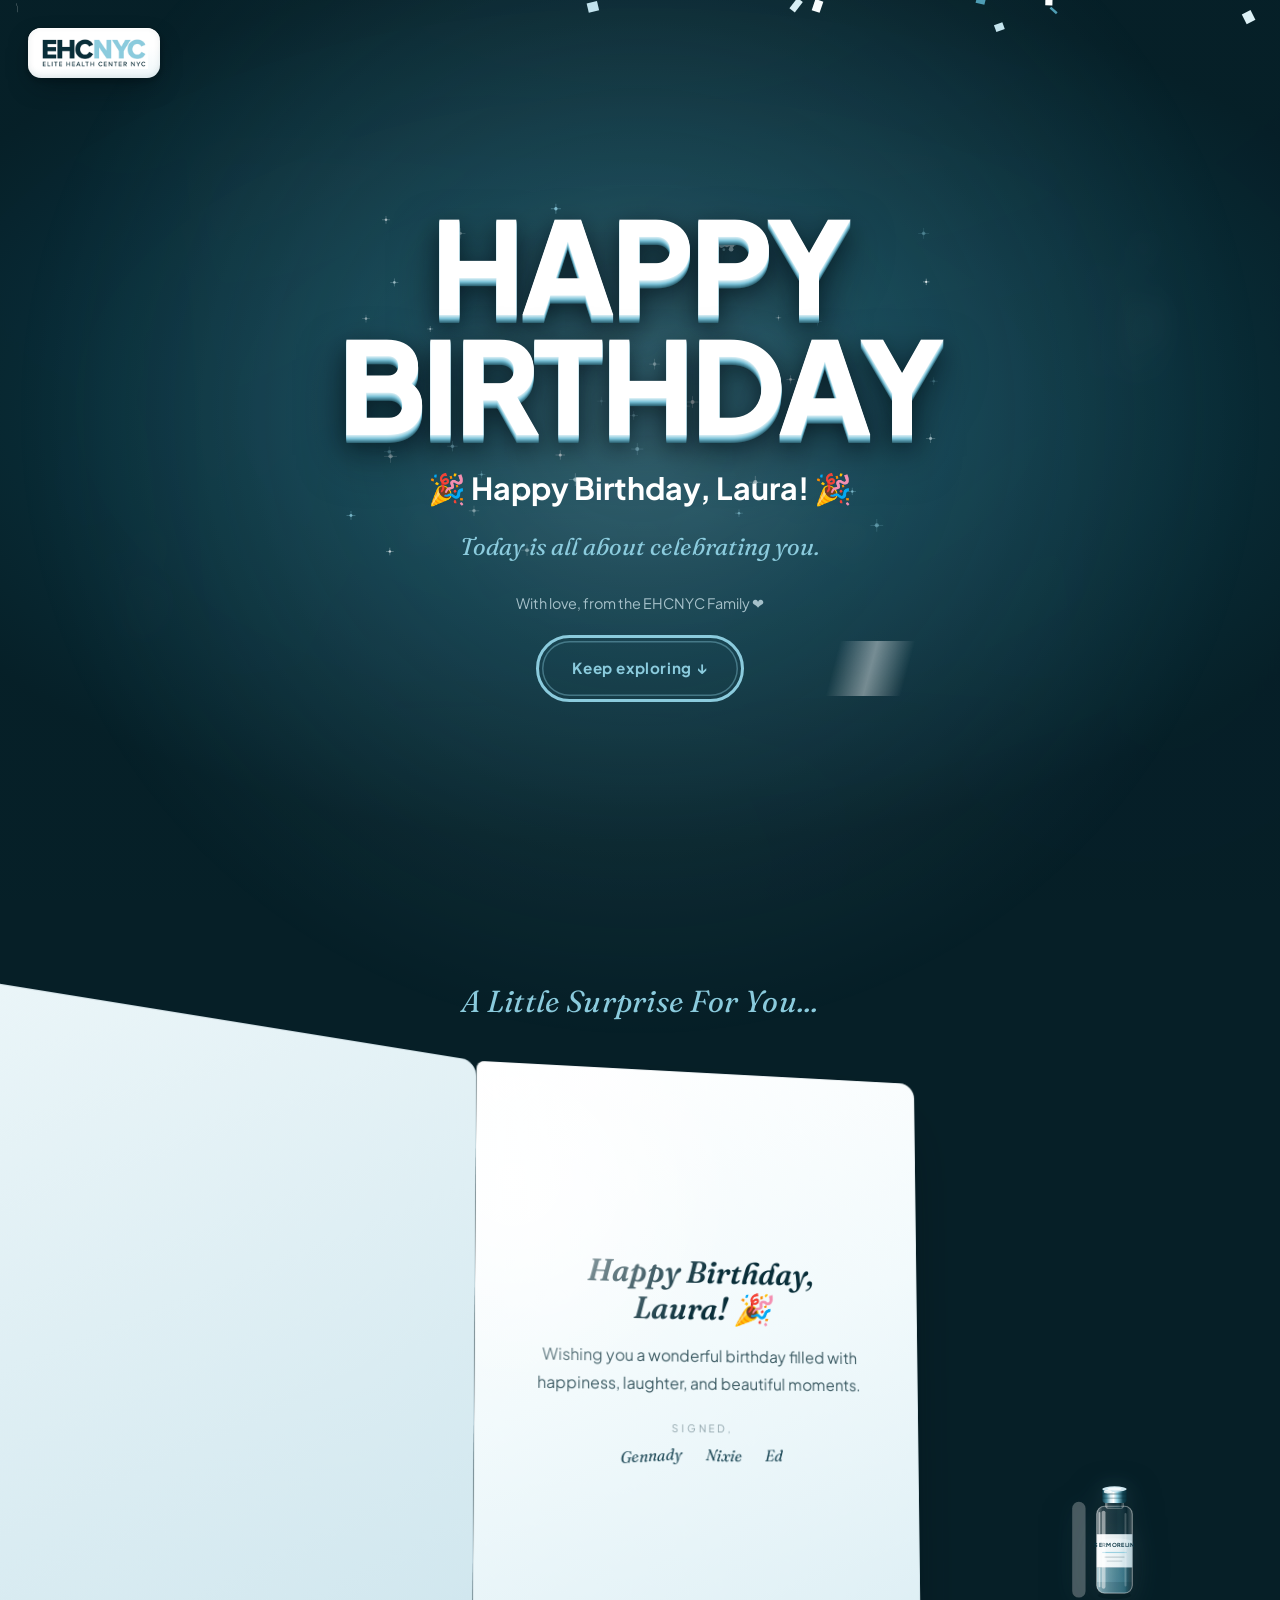
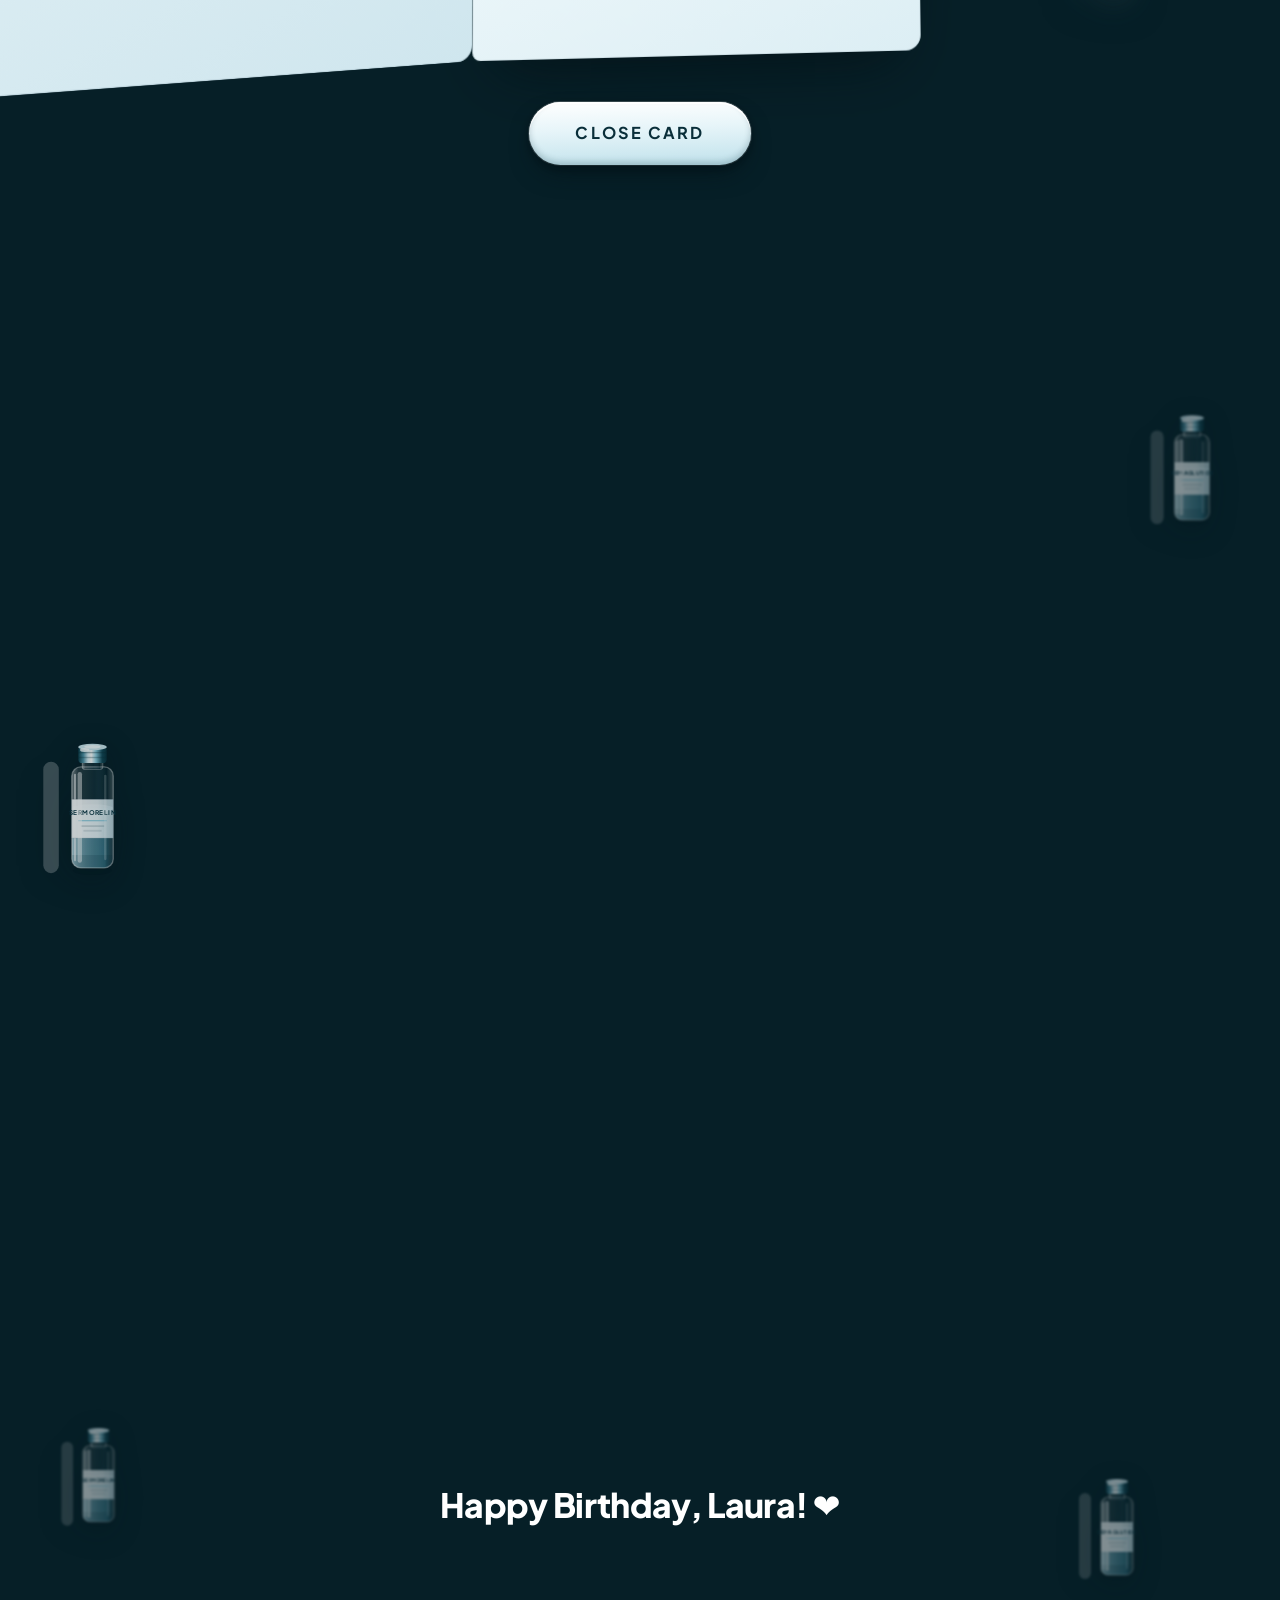
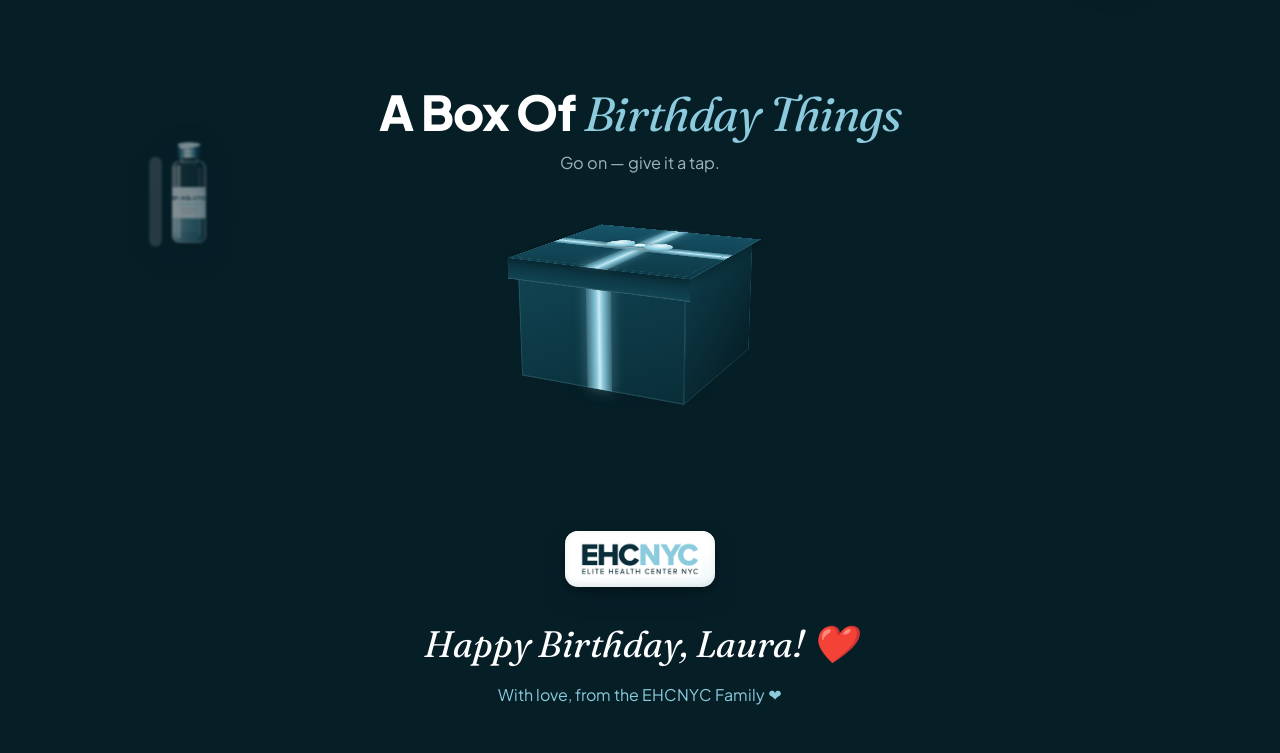
<file: index.html>
<!doctype html>
<html lang="en">
<head>
<meta charset="utf-8" />
<meta name="viewport" content="width=device-width, initial-scale=1, viewport-fit=cover" />
<title>Happy Birthday, Laura! — from the EHCNYC Family</title>
<meta name="description" content="A little something from the EHCNYC Family, counting down to Laura's birthday." />
<meta name="theme-color" content="#092E39" />
<!-- Personal page: keep it out of search results. Anyone with the link can
     still open it — this only stops it being indexed and found by strangers. -->
<meta name="robots" content="noindex, nofollow" />
<link rel="icon" type="image/png" href="assets/favicon.png" />

<!-- Social / link preview. After deploying, replace the two URLs below with
     the full https:// address so WhatsApp, iMessage and Slack can find the
     image (some scrapers will not resolve a relative og:image). -->
<meta property="og:type"        content="website" />
<meta property="og:title"       content="Happy Birthday, Laura!" />
<meta property="og:description" content="A little something from the EHCNYC Family." />
<meta property="og:image"       content="https://nix4kv.github.io/laura-birthday/assets/og-image.png" />
<meta property="og:image:width"  content="1200" />
<meta property="og:image:height" content="630" />
<meta property="og:url"         content="https://nix4kv.github.io/laura-birthday/" />
<meta name="twitter:card"        content="summary_large_image" />
<meta name="twitter:title"       content="Happy Birthday, Laura!" />
<meta name="twitter:description" content="A little something from the EHCNYC Family." />
<meta name="twitter:image"       content="https://nix4kv.github.io/laura-birthday/assets/og-image.png" />

<!-- Fonts are self-hosted: no third-party request, works offline. -->
<link rel="preload" href="assets/fonts/plus-jakarta-sans-var-latin.woff2" as="font" type="font/woff2" crossorigin />
<link rel="preload" href="assets/fonts/fraunces-italic-var-latin.woff2" as="font" type="font/woff2" crossorigin />
<link rel="stylesheet" href="css/fonts.css" />
<link rel="stylesheet" href="css/styles.css" />
</head>

<body>

<!--
  Shared SVG paint definitions. Declared ONCE here so every cloned vial
  can reference the same gradients by id without duplicating ids in the DOM.
-->
<svg class="svg-defs" aria-hidden="true" focusable="false" width="0" height="0">
  <defs>
    <linearGradient id="v-glass" x1="0" y1="0" x2="1" y2="0">
      <stop offset="0"    stop-color="#FFFFFF" stop-opacity=".46"/>
      <stop offset=".16"  stop-color="#FFFFFF" stop-opacity=".14"/>
      <stop offset=".55"  stop-color="#8BCBDD" stop-opacity=".10"/>
      <stop offset=".84"  stop-color="#092E39" stop-opacity=".30"/>
      <stop offset="1"    stop-color="#FFFFFF" stop-opacity=".22"/>
    </linearGradient>
    <linearGradient id="v-liquid" x1="0" y1="0" x2="1" y2="0">
      <stop offset="0"   stop-color="#BFE4EE" stop-opacity=".78"/>
      <stop offset=".35" stop-color="#8BCBDD" stop-opacity=".62"/>
      <stop offset=".8"  stop-color="#4E9DB4" stop-opacity=".60"/>
      <stop offset="1"   stop-color="#092E39" stop-opacity=".42"/>
    </linearGradient>
    <linearGradient id="v-cap" x1="0" y1="0" x2="1" y2="0">
      <stop offset="0"    stop-color="#0C3A47"/>
      <stop offset=".18"  stop-color="#4E8FA3"/>
      <stop offset=".34"  stop-color="#DCEFF5"/>
      <stop offset=".46"  stop-color="#FFFFFF"/>
      <stop offset=".62"  stop-color="#8BCBDD"/>
      <stop offset=".84"  stop-color="#124554"/>
      <stop offset="1"    stop-color="#092E39"/>
    </linearGradient>
    <linearGradient id="v-label" x1="0" y1="0" x2="1" y2="0">
      <stop offset="0"   stop-color="#FFFFFF" stop-opacity=".97"/>
      <stop offset=".62" stop-color="#F4FBFD" stop-opacity=".93"/>
      <stop offset="1"   stop-color="#CFE6EE" stop-opacity=".86"/>
    </linearGradient>
    <clipPath id="v-clip" clipPathUnits="userSpaceOnUse">
      <rect x="6" y="20" width="32" height="78" rx="7"/>
    </clipPath>
  </defs>
</svg>

<!-- ══════════════════════════ LOADING VEIL ══════════════════════════ -->
<div id="loader" class="loader" role="status" aria-live="polite">
  <div class="loader__inner">
    <div class="badge badge--lg loader__badge">
      <img src="assets/logo.png" alt="EHCNYC — Elite Health Center NYC" />
    </div>
    <p class="loader__text">Preparing something special<span class="loader__dots"><i>.</i><i>.</i><i>.</i></span></p>
    <div class="loader__rail"><div class="loader__fill" id="loader-fill"></div></div>
  </div>
</div>

<!-- ══════════════════════════ BACKGROUND STACK ══════════════════════════ -->
<div class="bg" aria-hidden="true">
  <div class="bg__base"></div>
  <div class="bg__grid" data-parallax="6"></div>
  <div class="bg__orb bg__orb--a" data-parallax="26"></div>
  <div class="bg__orb bg__orb--b" data-parallax="16"></div>
  <div class="bg__orb bg__orb--c" data-parallax="34"></div>
  <div class="bg__light" id="bg-light"></div>
  <div class="bg__noise"></div>
  <div class="bg__shapes" id="shapes" data-parallax="12"></div>
</div>

<!-- ══════════════════════════ HEADER ══════════════════════════ -->
<header class="site-header">
  <a class="badge badge--sm" href="#hero" aria-label="EHCNYC — Elite Health Center NYC, back to top">
    <img src="assets/logo.png" alt="EHCNYC — Elite Health Center NYC" />
  </a>
</header>

<main id="main">

  <!-- ═══════════ SECTION 1 — COUNTDOWN HERO ═══════════ -->
  <section id="hero" class="section section--hero">
    <div class="hero__stage">

      <div class="hero__card glass" id="hero-card">
        <div class="glass__sheen" aria-hidden="true"></div>

        <p class="hero__eyebrow" data-letters>Something Special Is Coming...</p>

        <h1 class="hero__title">
          <span class="hero__title-script">Laura&rsquo;s</span>
          <span class="hero__title-strong">Birthday</span>
        </h1>

        <div class="hero__rule" aria-hidden="true"><i></i><span></span><i></i></div>

        <!-- flip clock -->
        <div class="clock" id="clock" aria-hidden="true">
          <div class="flip-unit" data-unit="days">
            <div class="flip">
              <div class="flip-face flip-face--top"><span>00</span></div>
              <div class="flip-face flip-face--bottom"><span>00</span></div>
              <div class="flip-leaf flip-leaf--front"><span>00</span></div>
              <div class="flip-leaf flip-leaf--back"><span>00</span></div>
            </div>
            <div class="flip-label">Days</div>
          </div>
          <div class="flip-sep"><i></i><i></i></div>
          <div class="flip-unit" data-unit="hours">
            <div class="flip">
              <div class="flip-face flip-face--top"><span>00</span></div>
              <div class="flip-face flip-face--bottom"><span>00</span></div>
              <div class="flip-leaf flip-leaf--front"><span>00</span></div>
              <div class="flip-leaf flip-leaf--back"><span>00</span></div>
            </div>
            <div class="flip-label">Hours</div>
          </div>
          <div class="flip-sep"><i></i><i></i></div>
          <div class="flip-unit" data-unit="minutes">
            <div class="flip">
              <div class="flip-face flip-face--top"><span>00</span></div>
              <div class="flip-face flip-face--bottom"><span>00</span></div>
              <div class="flip-leaf flip-leaf--front"><span>00</span></div>
              <div class="flip-leaf flip-leaf--back"><span>00</span></div>
            </div>
            <div class="flip-label">Minutes</div>
          </div>
          <div class="flip-sep"><i></i><i></i></div>
          <div class="flip-unit flip-unit--sec" data-unit="seconds">
            <div class="flip">
              <div class="flip-face flip-face--top"><span>00</span></div>
              <div class="flip-face flip-face--bottom"><span>00</span></div>
              <div class="flip-leaf flip-leaf--front"><span>00</span></div>
              <div class="flip-leaf flip-leaf--back"><span>00</span></div>
            </div>
            <div class="flip-label">Seconds</div>
          </div>
        </div>

        <p class="clock-anchor" id="clock-anchor">Midnight, New York time</p>

        <p class="sr-only" id="clock-sr" aria-live="polite"></p>

        <!-- party-mode replacement for the clock -->
        <div class="hero__party" id="hero-party" hidden>
          <p class="hero__party-kicker">The wait is over</p>
          <p class="hero__party-title">It&rsquo;s Laura&rsquo;s Birthday</p>
          <button class="btn btn--ghost" type="button" id="replay-celebration">Replay the celebration ✨</button>
        </div>

      </div>

      <a class="scroll-cue" href="#card-section" aria-label="Scroll to the birthday card">
        <span></span>
      </a>
    </div>
  </section>

  <!-- ═══════════ SECTION 2 — INTERACTIVE BIRTHDAY CARD ═══════════ -->
  <section id="card-section" class="section">
    <div class="wrap">
      <p class="kicker reveal">A Little Surprise For You...</p>

      <div class="card3d" id="card3d">
        <div class="card3d__stage">

          <div class="card3d__inside">
            <div class="card3d__inside-glow" aria-hidden="true"></div>
            <div class="card3d__inside-body">
              <p class="card3d__hb">Happy Birthday, Laura! <span aria-hidden="true">🎉</span></p>
              <p class="card3d__msg">Wishing you a wonderful birthday filled with happiness, laughter, and beautiful moments.</p>

              <p class="card3d__signed">signed,</p>
              <ul class="signatures">
                <li class="signature" style="--rot:-3.5deg; --sz:1.06em;">Gennady</li>
                <li class="signature" style="--rot:2.5deg;  --sz:.98em;">Nixie</li>
                <li class="signature" style="--rot:-1.5deg; --sz:1.1em;">Ed</li>
              </ul>
            </div>
          </div>

          <div class="card3d__cover" id="card-cover">
            <div class="card3d__cover-face card3d__cover-front">
              <div class="card3d__foil" aria-hidden="true"></div>
              <div class="card3d__emboss">
                <span class="card3d__mono" aria-hidden="true">L</span>
                <p class="card3d__for">For Laura</p>
                <p class="card3d__from">from the EHCNYC Family</p>
              </div>
              <div class="card3d__seam" aria-hidden="true"></div>
            </div>
            <div class="card3d__cover-face card3d__cover-back"></div>
          </div>

        </div>
      </div>

      <div class="card3d__actions">
        <button class="btn btn--emboss" type="button" id="open-card" aria-expanded="false" aria-controls="card3d">
          <span class="btn__label">Open Card</span>
        </button>
      </div>
    </div>
  </section>

  <!-- ═══════════ SECTION 3 — MESSAGE WALL ═══════════ -->
  <section id="messages" class="section">
    <div class="wrap">
      <h2 class="h2 reveal">Messages From The <em>EHCNYC Family</em></h2>
      <p class="sub reveal">A few words from each of us.</p>
      <div class="note-grid" id="note-grid"></div>
    </div>
  </section>

  <!-- ═══════════ SECTION 4 — FROM ALL OF US ═══════════ -->
  <section id="fromall" class="section section--values">
    <div class="wrap">
      <h2 class="h2 h2--3d reveal">A Birthday Message From Your <em>EHCNYC Family</em></h2>

      <ul class="values" id="values">
        <li class="value"><span>Transparent.</span></li>
        <li class="value"><span>Supportive.</span></li>
        <li class="value"><span>Personal.</span></li>
      </ul>

      <p class="values__closer reveal">Happy Birthday, Laura! <span aria-hidden="true">❤️</span></p>
    </div>
  </section>

  <!-- ═══════════ SECTION 5 — SURPRISE BOX ═══════════ -->
  <section id="surprise" class="section">
    <div class="wrap wrap--narrow">
      <h2 class="h2 reveal">A Box Of <em>Birthday Things</em></h2>
      <p class="sub reveal">Go on — give it a tap.</p>

      <div class="boxwrap">
        <button class="box" id="box" type="button" aria-expanded="false" aria-controls="box-reveal"
                aria-label="Open the birthday surprise box">
          <div class="box__shadow" aria-hidden="true"></div>
          <div class="box__cone" aria-hidden="true"></div>
          <div class="box__body" aria-hidden="true">
            <div class="box__face box__face--back"></div>
            <div class="box__face box__face--left"></div>
            <div class="box__face box__face--right"></div>
            <div class="box__face box__face--front">
              <i class="box__ribbon-v"></i>
            </div>
            <div class="box__face box__face--bottom"></div>
            <div class="box__lid">
              <div class="box__lid-top">
                <i class="box__ribbon-v"></i>
                <i class="box__ribbon-h"></i>
                <span class="box__bow"></span>
                <div class="box__lid-skirt"></div>
              </div>
            </div>
          </div>
        </button>

        <div class="box__reveal" id="box-reveal" hidden>
          <p class="box__reveal-text"><span aria-hidden="true">🎁</span> A little reminder that you&rsquo;re appreciated.</p>
          <button class="btn btn--ghost" type="button" id="more-surprise">One More Surprise</button>
          <p class="box__extra" id="box-extra" aria-live="polite"></p>
        </div>
      </div>
    </div>
  </section>

</main>

<!-- ══════════════════════════ FOOTER ══════════════════════════ -->
<footer class="site-footer">
  <div class="wrap wrap--narrow">
    <div class="badge badge--md footer__badge">
      <img src="assets/logo.png" alt="EHCNYC — Elite Health Center NYC" />
    </div>
    <p class="footer__hb">Happy Birthday, Laura! <span aria-hidden="true">❤️</span></p>
    <p class="footer__love">With love, from the EHCNYC Family <span aria-hidden="true">❤️</span></p>
  </div>
</footer>

<!-- ══════════════════════════ CELEBRATION OVERLAY ══════════════════════════ -->
<div class="celebrate" id="celebrate" hidden>
  <div class="celebrate__burst" aria-hidden="true"></div>
  <div class="celebrate__inner">
    <div class="bigtype" aria-hidden="true">
      <span class="bigtype__word" data-word>Happy</span>
      <span class="bigtype__word" data-word>Birthday</span>
    </div>
    <h2 class="celebrate__h"><span aria-hidden="true">🎉</span> Happy Birthday, Laura! <span aria-hidden="true">🎉</span></h2>
    <p class="celebrate__p">Today is all about celebrating you.</p>
    <p class="celebrate__sign">With love, from the EHCNYC Family <span aria-hidden="true">❤️</span></p>


    <button class="btn btn--ghost celebrate__dismiss" type="button" id="celebrate-dismiss">Keep exploring ↓</button>
  </div>
</div>

<!-- fx layers -->
<canvas id="fx" class="fx" aria-hidden="true"></canvas>
<div id="domfx" class="domfx" aria-hidden="true"></div>


<!-- ══════════════════════════ TEMPLATES ══════════════════════════ -->

<!-- one reusable 3D glass vial component -->
<template id="vial-tpl">
  <div class="vial" data-vial>
    <div class="vial__inner">
      <div class="vial__tilt">
      <svg class="vial__svg" viewBox="0 0 44 104" width="44" height="104" aria-hidden="true" focusable="false">
        <!-- contact shadow -->
        <ellipse class="vial__shadow" cx="22" cy="100" rx="15" ry="3.4"/>

        <!-- glass barrel -->
        <rect x="6" y="20" width="32" height="78" rx="7" fill="url(#v-glass)"/>

        <!-- liquid + meniscus -->
        <g clip-path="url(#v-clip)">
          <rect x="6" y="52" width="32" height="46" fill="url(#v-liquid)"/>
          <ellipse cx="22" cy="52" rx="16" ry="3.2" fill="#DCF1F7" opacity=".55"/>
          <rect x="6" y="88" width="32" height="10" fill="#092E39" opacity=".16"/>
        </g>

        <!-- barrel rim -->
        <rect x="6" y="20" width="32" height="78" rx="7" fill="none" stroke="#FFFFFF" stroke-opacity=".40" stroke-width="1"/>
        <path d="M8.5 26v66" stroke="#FFFFFF" stroke-opacity=".55" stroke-width="1.6" stroke-linecap="round"/>

        <!-- neck + crimped metallic cap -->
        <rect x="14" y="13" width="16" height="9" rx="2" fill="url(#v-glass)" stroke="#FFFFFF" stroke-opacity=".3" stroke-width=".7"/>
        <rect x="11" y="4" width="22" height="13" rx="3" fill="url(#v-cap)"/>
        <rect x="11" y="8.4" width="22" height="1.1" fill="#092E39" opacity=".38"/>
        <rect x="11" y="12.2" width="22" height="1.1" fill="#092E39" opacity=".3"/>
        <ellipse cx="22" cy="4.6" rx="11" ry="2.5" fill="#CFE7EF"/>
        <ellipse cx="22" cy="4.4" rx="6.4" ry="1.4" fill="#F7FDFF" opacity=".9"/>

        <!-- label -->
        <rect x="6" y="45" width="32" height="30" fill="url(#v-label)"/>
        <rect x="6" y="45" width="32" height="30" fill="none" stroke="#092E39" stroke-opacity=".10"/>
        <text class="vial__name" x="22" y="57" text-anchor="middle" data-vial-label>Tirzepatide</text>
        <rect x="11" y="61" width="22" height="1" fill="#8BCBDD" opacity=".85"/>
        <rect x="13" y="65" width="18" height="1.4" fill="#092E39" opacity=".16"/>
        <rect x="15" y="68.6" width="14" height="1.4" fill="#092E39" opacity=".12"/>

        <!-- specular highlights -->
        <rect class="vial__spec" x="10.5" y="24" width="3.4" height="70" rx="1.7" fill="#FFFFFF" opacity=".5"/>
        <rect x="31" y="26" width="1.8" height="66" rx="0.9" fill="#FFFFFF" opacity=".22"/>
        <ellipse cx="16" cy="7" rx="3.6" ry="1.5" fill="#FFFFFF" opacity=".8"/>
        <rect class="vial__shine" x="-16" y="16" width="12" height="86" rx="6" fill="#FFFFFF" opacity=".26"/>
      </svg>
      </div>
      <span class="vial__tip" data-vial-tip>Tirzepatide</span>
      <span class="vial__egg" data-vial-egg aria-hidden="true">A little EHCNYC touch ✨</span>
    </div>
  </div>
</template>

<!-- one reusable written-note card -->
<template id="note-tpl">
  <article class="note">
    <div class="note__sheen" aria-hidden="true"></div>

    <svg class="note__quote" viewBox="0 0 32 24" aria-hidden="true">
      <path d="M13.4 0C6.1 2.2 1 8.6 1 16.1 1 20.7 3.8 24 7.7 24c3.4 0 6-2.5 6-5.9 0-3.3-2.3-5.7-5.4-5.7-.6 0-1.4.1-1.6.2-.2 0-.3 0-.3-.2 0-2.4 2.9-6.2 6.6-8.2.5-.3.7-.5.7-.8 0-.4-.3-.8-.7-1.2-.4-.3-.8-.4-1-.2zM30.4 0C23.1 2.2 18 8.6 18 16.1 18 20.7 20.8 24 24.7 24c3.4 0 6-2.5 6-5.9 0-3.3-2.3-5.7-5.4-5.7-.6 0-1.4.1-1.6.2-.2 0-.3 0-.3-.2 0-2.4 2.9-6.2 6.6-8.2.5-.3.7-.5.7-.8 0-.4-.3-.8-.7-1.2-.4-.3-.8-.4-1-.2z"/>
    </svg>

    <blockquote class="note__body" data-message></blockquote>

    <div class="note__rule" aria-hidden="true"></div>

    <footer class="note__from">
      <span class="note__avatar" aria-hidden="true" data-initial>G</span>
      <h3 class="note__name" data-name>Gennady</h3>
    </footer>
  </article>
</template>

<script src="js/script.js"></script>
</body>
</html>
</file>
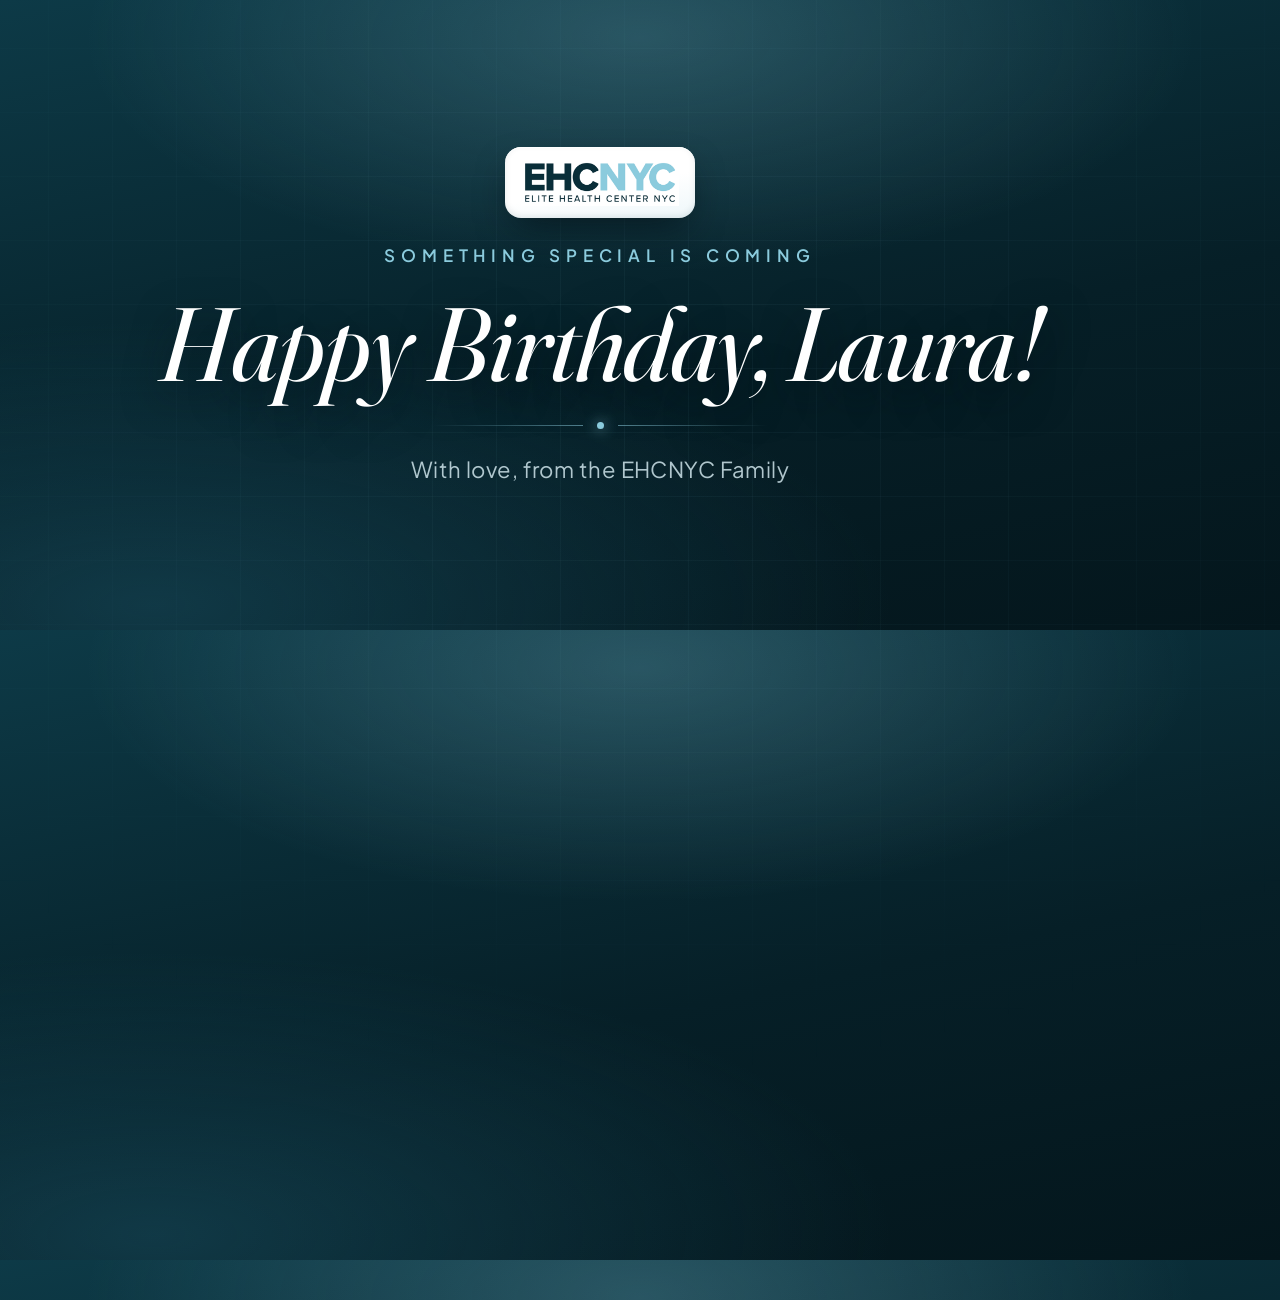
<file: tools/og-source.html>
<!doctype html>
<html lang="en">
<head>
<meta charset="utf-8" />
<link rel="stylesheet" href="../css/fonts.css" />
<style>
  * { box-sizing: border-box; margin: 0; }
  body {
    width: 1200px; height: 630px; overflow: hidden;
    display: grid; place-items: center;
    font-family: 'Plus Jakarta Sans', system-ui, sans-serif;
    background:
      radial-gradient(70% 60% at 50% 6%,  rgba(139,203,221,.24) 0%, transparent 62%),
      radial-gradient(90% 70% at 12% 96%, rgba(27,85,104,.5) 0%, transparent 64%),
      linear-gradient(168deg, #0D3A47 0%, #061F27 58%, #04161C 100%);
    color: #fff;
  }
  .wrap { position: relative; display: grid; justify-items: center; gap: 26px; text-align: center; }
  .grid {
    position: absolute; inset: -400px;
    background-image:
      linear-gradient(rgba(139,203,221,.06) 1px, transparent 1px),
      linear-gradient(90deg, rgba(139,203,221,.06) 1px, transparent 1px);
    background-size: 64px 64px;
    -webkit-mask-image: radial-gradient(60% 55% at 50% 45%, #000 0%, transparent 78%);
            mask-image: radial-gradient(60% 55% at 50% 45%, #000 0%, transparent 78%);
  }
  .badge {
    position: relative;
    background: linear-gradient(170deg, #fff 0%, #fff 55%, #eef7fa 100%);
    border-radius: 16px; padding: 12px 16px; width: 190px;
    box-shadow: 0 1px 0 rgba(255,255,255,.9) inset, 0 -2px 6px rgba(9,46,57,.1) inset,
                0 16px 36px -10px rgba(3,16,21,.75);
  }
  .badge img { width: 100%; display: block; }
  .eyebrow {
    position: relative;
    font-size: 17px; font-weight: 600; letter-spacing: .34em;
    text-transform: uppercase; color: #8BCBDD;
  }
  .title {
    position: relative;
    font-family: Fraunces, Georgia, serif; font-style: italic; font-weight: 400;
    font-size: 104px; line-height: 1; letter-spacing: -.01em;
    text-shadow: 0 14px 40px rgba(3,16,21,.65);
  }
  .rule { position: relative; display: flex; align-items: center; gap: 14px; }
  .rule i { height: 1px; width: 150px; background: linear-gradient(90deg, transparent, rgba(139,203,221,.55)); }
  .rule i:last-child { background: linear-gradient(90deg, rgba(139,203,221,.55), transparent); }
  .rule span { width: 7px; height: 7px; border-radius: 50%; background: #8BCBDD; box-shadow: 0 0 14px #8BCBDD; }
  .from { position: relative; font-size: 22px; color: rgba(219,240,246,.8); letter-spacing: .02em; }</style>
</head>
<body>
  <div class="grid"></div>
  <div class="wrap">

    <div class="badge"><img src="../assets/logo.png" alt="EHCNYC" /></div>
    <p class="eyebrow">Something Special Is Coming</p>
    <h1 class="title">Happy Birthday, Laura!</h1>
    <div class="rule"><i></i><span></span><i></i></div>
    <p class="from">With love, from the EHCNYC Family</p>
  </div>
</body>
</html>
</file>
<file: css/fonts.css>
/* ═══════════════════════════════════════════════════════════════════════
   Self-hosted brand fonts — no third-party request at runtime.

   Both families are variable fonts, so a single file covers every weight
   we use. Plus Jakarta Sans and Fraunces are each licensed under the
   SIL Open Font License 1.1, which permits self-hosting and redistribution.

   Latin subset only (matches all copy on the page).
   ═══════════════════════════════════════════════════════════════════════ */

@font-face {
  font-family: 'Plus Jakarta Sans';
  font-style: normal;
  font-weight: 200 800;          /* variable range */
  font-display: swap;
  src: url('../assets/fonts/plus-jakarta-sans-var-latin.woff2') format('woff2-variations'),
       url('../assets/fonts/plus-jakarta-sans-var-latin.woff2') format('woff2');
  unicode-range: U+0000-00FF, U+0131, U+0152-0153, U+02BB-02BC, U+02C6, U+02DA,
                 U+02DC, U+0304, U+0308, U+0329, U+2000-206F, U+20AC, U+2122,
                 U+2191, U+2193, U+2212, U+2215, U+FEFF, U+FFFD;
}

@font-face {
  font-family: 'Fraunces';
  font-style: italic;
  font-weight: 100 900;          /* variable range */
  font-display: swap;
  src: url('../assets/fonts/fraunces-italic-var-latin.woff2') format('woff2-variations'),
       url('../assets/fonts/fraunces-italic-var-latin.woff2') format('woff2');
  unicode-range: U+0000-00FF, U+0131, U+0152-0153, U+02BB-02BC, U+02C6, U+02DA,
                 U+02DC, U+0304, U+0308, U+0329, U+2000-206F, U+20AC, U+2122,
                 U+2191, U+2193, U+2212, U+2215, U+FEFF, U+FFFD;
}
</file>
<file: css/styles.css>
/* ═══════════════════════════════════════════════════════════════════════
   Laura Meyer — EHCNYC Birthday Experience
   Custom 3D / skeuomorphic layer. Tailwind (CDN) handles nothing visual
   here on purpose: this file owns the entire visual identity so the page
   still reads correctly even if the CDN is slow.
   ═══════════════════════════════════════════════════════════════════════ */

/* ───────────────────────── 1. TOKENS ───────────────────────── */
:root {
  /* brand — the only three colours, plus derived tints */
  --ink:        #092E39;
  --sky:        #8BCBDD;
  --white:      #FFFFFF;

  --ink-950:    #061F27;
  --ink-900:    #092E39;
  --ink-800:    #0D3A47;
  --ink-700:    #124554;
  --ink-600:    #1B5568;
  --sky-300:    #C7E6EF;
  --sky-200:    #DDF1F6;
  --sky-dim:    rgba(139, 203, 221, .55);
  --sky-glow:   rgba(139, 203, 221, .32);

  --txt:        rgba(255, 255, 255, .94);
  --txt-soft:   rgba(219, 240, 246, .72);
  --txt-faint:  rgba(199, 230, 239, .48);

  /* elevation vocabulary — reused everywhere */
  --sh-ambient: 0 18px 48px -12px rgba(3, 16, 21, .58);
  --sh-deep:    0 42px 90px -24px rgba(3, 16, 21, .78);
  --sh-rim:     inset 0 1px 0 rgba(255, 255, 255, .30),
                inset 0 -1px 2px rgba(3, 16, 21, .45);
  --sh-press:   inset 0 2px 6px rgba(3, 16, 21, .55);

  /* motion */
  --e-expo:   cubic-bezier(.16, 1, .3, 1);
  --e-spring: cubic-bezier(.34, 1.56, .64, 1);
  --e-soft:   cubic-bezier(.4, .14, .3, 1);

  /* depth stack — see plan */
  --z-bg: 0;  --z-ambient: 10;  --z-shapes: 20;  --z-vials: 30;
  --z-cards: 40;  --z-ui: 50;  --z-vials-front: 55;  --z-fx: 60;  --z-veil: 70;

  /* flip clock geometry */
  --fw: 106px;
  --fh: 128px;
  --fsize: 74px;
  --fr: 14px;
}

/* ───────────────────────── 2. BASE ───────────────────────── */
*, *::before, *::after { box-sizing: border-box; }

html {
  scroll-behavior: smooth;
  -webkit-text-size-adjust: 100%;
  /* Decorative vial tooltips/chips are centred on elements that can sit near
     the edge. `clip` (unlike `hidden`) guarantees they can never add
     horizontal scroll, without creating a scroll container. */
  overflow-x: clip;
}

body {
  margin: 0;
  min-height: 100%;
  background: var(--ink-950);
  color: var(--txt);
  font-family: "Plus Jakarta Sans", system-ui, -apple-system, "Segoe UI", sans-serif;
  font-size: 16px;
  line-height: 1.6;
  overflow-x: hidden;
  -webkit-font-smoothing: antialiased;
  text-rendering: optimizeLegibility;
}

body.is-locked { overflow: hidden; }

img { max-width: 100%; display: block; }
button { font: inherit; color: inherit; }

/* The `hidden` attribute must always win. Several components below declare an
   explicit `display`, and any author rule beats the user-agent
   `[hidden] { display: none }` — which silently leaves "hidden" elements on
   screen. This one line keeps the attribute authoritative everywhere. */
[hidden] { display: none !important; }

.svg-defs { position: absolute; width: 0; height: 0; overflow: hidden; }

.sr-only {
  position: absolute; width: 1px; height: 1px;
  padding: 0; margin: -1px; overflow: hidden;
  clip: rect(0 0 0 0); clip-path: inset(50%); white-space: nowrap; border: 0;
}

:focus-visible {
  outline: 3px solid var(--sky);
  outline-offset: 3px;
  border-radius: 6px;
}

::selection { background: var(--sky); color: var(--ink); }

/* ───────────────────────── 3. LAYOUT ───────────────────────── */
/* .wrap sits at the card band so background-band vials pass BEHIND it
   while front-band vials pass in front. */
.wrap {
  position: relative; z-index: var(--z-cards);
  width: min(1120px, 100% - 3rem); margin-inline: auto;
}
.wrap--narrow { width: min(760px, 100% - 3rem); }

.section {
  position: relative;
  z-index: var(--z-cards);
  padding: clamp(4rem, 8.5vh, 6.5rem) 0;
}
.section--hero {
  min-height: 100svh;
  display: grid;
  place-items: center;
  padding: 7rem 0 5rem;
}

/* ───────────────────────── 4. TYPE ───────────────────────── */
.h2 {
  margin: 0 0 .6rem;
  font-size: clamp(1.75rem, 4.4vw, 3rem);
  font-weight: 800;
  letter-spacing: -.025em;
  line-height: 1.12;
  text-align: center;
  color: var(--white);
  text-wrap: balance;
}
.h2 em {
  font-family: Fraunces, "Iowan Old Style", Georgia, serif;
  font-style: italic;
  font-weight: 400;
  color: var(--sky);
  white-space: nowrap;   /* never split "EHCNYC Family" across lines */
}
/* deeper extruded stack for the "from all of us" headline */
.h2--3d {
  font-size: clamp(2rem, 5.6vw, 3.9rem);
  letter-spacing: -.032em;
  text-shadow:
    0 1px 0 #CFEAF2,
    0 2px 0 #B6DEEA,
    0 3px 0 #9CD2E2,
    0 4px 0 #83C5DA,
    0 5px 0 #6AAFC4,
    0 6px 0 #5697AB,
    0 7px 0 #437F92,
    0 8px 0 #326878,
    0 10px 20px rgba(3, 16, 21, .6),
    0 18px 40px rgba(3, 16, 21, .45);
}

.sub {
  margin: 0 0 2.25rem;
  text-align: center;
  color: var(--txt-soft);
  font-size: 1.02rem;
}

.kicker {
  margin: 0 0 2.4rem;
  text-align: center;
  font-family: Fraunces, Georgia, serif;
  font-style: italic;
  font-size: clamp(1.25rem, 3vw, 1.9rem);
  color: var(--sky);
  letter-spacing: .01em;
}

/* ───────────────────────── 5. LOGO BADGE (white enamel plate) ─────────────────────────
   The source logo has an opaque white background, so it is mounted on a
   deliberate white plate rather than recoloured or keyed out. */
.badge {
  display: inline-flex;
  align-items: center;
  justify-content: center;
  background: linear-gradient(170deg, #fff 0%, #fff 55%, #eef7fa 100%);
  border-radius: 13px;
  box-shadow:
    0 1px 0 rgba(255, 255, 255, .9) inset,
    0 -2px 6px rgba(9, 46, 57, .10) inset,
    0 10px 26px -8px rgba(3, 16, 21, .70),
    0 2px 6px rgba(3, 16, 21, .35);
  transition: transform .5s var(--e-expo), box-shadow .5s var(--e-expo);
  will-change: transform;
}
.badge img { width: 100%; height: auto; }

.badge--sm  { width: 132px; padding: 9px 12px; }
.badge--md  { width: 150px; padding: 10px 14px; }
.badge--lg  { width: 190px; padding: 13px 17px; border-radius: 16px; }

a.badge:hover, a.badge:focus-visible {
  transform: translate3d(0, -2px, 0) scale(1.02);
  box-shadow:
    0 1px 0 rgba(255, 255, 255, .9) inset,
    0 -2px 6px rgba(9, 46, 57, .10) inset,
    0 16px 34px -8px rgba(3, 16, 21, .78),
    0 0 0 4px var(--sky-glow);
}

/* ───────────────────────── 6. LOADER ───────────────────────── */
.loader {
  position: fixed; inset: 0;
  z-index: var(--z-veil);
  display: grid; place-items: center;
  background: radial-gradient(120% 100% at 50% 30%, var(--ink-800) 0%, var(--ink-950) 70%);
  transition: opacity .7s var(--e-expo), transform .9s var(--e-expo), filter .7s var(--e-expo);
}
.loader.is-done {
  opacity: 0;
  transform: translate3d(0, -3%, 0) scale(1.04);
  filter: blur(14px);
  pointer-events: none;
}
.loader__inner { display: grid; justify-items: center; gap: 1.5rem; padding: 2rem; }
.loader__badge { animation: badge-in 1s var(--e-expo) backwards; }
.loader__text {
  margin: 0;
  font-size: .95rem;
  letter-spacing: .16em;
  text-transform: uppercase;
  color: var(--txt-soft);
  animation: fade-up .8s var(--e-expo) .25s backwards;
}
.loader__dots i { opacity: .25; animation: dot 1.4s infinite; }
.loader__dots i:nth-child(2) { animation-delay: .2s; }
.loader__dots i:nth-child(3) { animation-delay: .4s; }
.loader__rail {
  width: 210px; height: 3px; border-radius: 99px;
  background: rgba(255, 255, 255, .12);
  overflow: hidden;
  animation: fade-up .8s var(--e-expo) .4s backwards;
}
.loader__fill {
  height: 100%; width: 100%;
  transform: scaleX(0); transform-origin: left;
  background: linear-gradient(90deg, var(--sky), var(--white));
  box-shadow: 0 0 12px var(--sky-glow);
  transition: transform .5s var(--e-soft);
}

@keyframes badge-in {
  from { opacity: 0; transform: translate3d(0, 18px, 0) scale(.92); filter: blur(6px); }
  to   { opacity: 1; transform: none; filter: none; }
}
@keyframes fade-up {
  from { opacity: 0; transform: translate3d(0, 14px, 0); }
  to   { opacity: 1; transform: none; }
}
@keyframes dot { 0%, 100% { opacity: .25; } 50% { opacity: 1; } }

/* ───────────────────────── 7. BACKGROUND STACK ───────────────────────── */
.bg { position: fixed; inset: 0; z-index: var(--z-bg); overflow: hidden; pointer-events: none; }

.bg__base {
  position: absolute; inset: -10%;
  background:
    radial-gradient(70% 55% at 50% 8%,  rgba(139, 203, 221, .20) 0%, transparent 60%),
    radial-gradient(90% 70% at 12% 88%, rgba(27, 85, 104, .40) 0%, transparent 62%),
    linear-gradient(168deg, var(--ink-800) 0%, var(--ink-950) 55%, #04161C 100%);
}
body.is-party .bg__base {
  background:
    radial-gradient(80% 60% at 50% 6%,  rgba(139, 203, 221, .40) 0%, transparent 62%),
    radial-gradient(90% 70% at 15% 90%, rgba(78, 157, 180, .42) 0%, transparent 64%),
    linear-gradient(168deg, #10495A 0%, var(--ink-900) 55%, #07222B 100%);
}
.bg__base { transition: background 1.6s var(--e-soft); }

.bg__grid {
  position: absolute; inset: -8%;
  background-image:
    linear-gradient(rgba(139, 203, 221, .055) 1px, transparent 1px),
    linear-gradient(90deg, rgba(139, 203, 221, .055) 1px, transparent 1px);
  background-size: 64px 64px;
  mask-image: radial-gradient(72% 60% at 50% 38%, #000 0%, transparent 78%);
  -webkit-mask-image: radial-gradient(72% 60% at 50% 38%, #000 0%, transparent 78%);
  will-change: transform;
}

.bg__orb { position: absolute; border-radius: 50%; filter: blur(78px); will-change: transform; }
.bg__orb--a { width: 46vw; height: 46vw; left: -10vw; top: 4vh;  background: rgba(139, 203, 221, .20); animation: orb-a 26s ease-in-out infinite; }
.bg__orb--b { width: 38vw; height: 38vw; right: -8vw; top: 42vh; background: rgba(27, 85, 104, .55);  animation: orb-b 34s ease-in-out infinite; }
.bg__orb--c { width: 30vw; height: 30vw; left: 32vw;  top: 76vh; background: rgba(139, 203, 221, .13); animation: orb-c 30s ease-in-out infinite; }

@keyframes orb-a { 0%,100% { transform: translate3d(0,0,0) scale(1); } 50% { transform: translate3d(4vw,-3vh,0) scale(1.1); } }
@keyframes orb-b { 0%,100% { transform: translate3d(0,0,0) scale(1.06); } 50% { transform: translate3d(-5vw,4vh,0) scale(.94); } }
@keyframes orb-c { 0%,100% { transform: translate3d(0,0,0) scale(.96); } 50% { transform: translate3d(3vw,-5vh,0) scale(1.12); } }

/* soft light source that follows the cursor */
.bg__light {
  position: absolute; width: 46vmax; height: 46vmax;
  left: 0; top: 0; margin: -23vmax 0 0 -23vmax;
  border-radius: 50%;
  background: radial-gradient(circle, rgba(139, 203, 221, .16) 0%, transparent 62%);
  opacity: 0; transition: opacity .8s var(--e-soft);
  will-change: transform;
}
body.is-ready .bg__light { opacity: 1; }

.bg__noise {
  position: absolute; inset: 0; opacity: .30; mix-blend-mode: overlay;
  background-image: url("data:image/svg+xml;utf8,<svg xmlns='http://www.w3.org/2000/svg' width='160' height='160'><filter id='n'><feTurbulence type='fractalNoise' baseFrequency='.85' numOctaves='3' stitchTiles='stitch'/><feColorMatrix type='saturate' values='0'/></filter><rect width='160' height='160' filter='url(%23n)' opacity='.55'/></svg>");
}

.bg__shapes { position: absolute; inset: 0; will-change: transform; }
.bg__vials  { position: absolute; inset: 0; }

/* floating decorative shapes */
.shape {
  position: absolute;
  color: var(--sky);
  opacity: .0;
  will-change: transform, opacity;
  animation-name: drift;
  animation-timing-function: ease-in-out;
  animation-iteration-count: infinite;
}
.shape svg { display: block; width: 100%; height: 100%; }
.shape--ring { border: 1.5px solid currentColor; border-radius: 50%; }
.shape--dot  { background: currentColor; border-radius: 50%; filter: blur(.4px); }
.shape--sq   { border: 1.5px solid currentColor; border-radius: 5px; }

@keyframes drift {
  0%   { transform: translate3d(0, 0, 0) rotateZ(0deg); }
  33%  { transform: translate3d(14px, -26px, 0) rotateZ(42deg); }
  66%  { transform: translate3d(-12px, -46px, 0) rotateZ(-28deg); }
  100% { transform: translate3d(0, 0, 0) rotateZ(0deg); }
}

/* ───────────────────────── 8. HEADER ───────────────────────── */
.site-header {
  position: fixed; top: 0; left: 0;
  z-index: 69;   /* above the celebration overlay — the logo stays present
                    through the whole experience, only the loader covers it */
  padding: clamp(1rem, 2.4vw, 1.75rem);
}
.site-header .badge { animation: badge-in .9s var(--e-expo) .1s backwards; }

/* ───────────────────────── 9. BUTTONS ───────────────────────── */
.btn {
  position: relative;
  display: inline-flex; align-items: center; gap: .6rem;
  padding: .95rem 1.9rem;
  border: 0; border-radius: 99px;
  font-weight: 700; font-size: .95rem;
  letter-spacing: .04em;
  cursor: pointer;
  isolation: isolate;
  transition: transform .32s var(--e-spring), box-shadow .32s var(--e-expo), filter .3s var(--e-soft);
  will-change: transform;
}
.btn::after {   /* shine sweep */
  content: ""; position: absolute; inset: 0; border-radius: inherit;
  background: linear-gradient(105deg, transparent 30%, rgba(255,255,255,.42) 48%, transparent 66%);
  transform: translateX(-120%); opacity: 0;
  transition: transform .8s var(--e-expo), opacity .3s;
  pointer-events: none;
}
.btn:hover::after, .btn:focus-visible::after { transform: translateX(120%); opacity: 1; }
.btn:active { transform: translate3d(0, 2px, 0) scale(.985); }

/* embossed primary — the OPEN CARD button */
.btn--emboss {
  padding: 1.15rem 2.9rem;
  font-size: 1.02rem; text-transform: uppercase; letter-spacing: .13em;
  color: var(--ink);
  background: linear-gradient(178deg, #FFFFFF 0%, #E7F5F9 42%, #BFE1EB 100%);
  box-shadow:
    inset 0 2px 0 rgba(255,255,255,.95),
    inset 0 -3px 6px rgba(9,46,57,.22),
    0 12px 26px -8px rgba(3,16,21,.75),
    0 3px 8px rgba(3,16,21,.4),
    0 0 0 1px rgba(255,255,255,.22);
}
.btn--emboss:hover {
  transform: translate3d(0, -3px, 0) rotateX(6deg);
  box-shadow:
    inset 0 2px 0 rgba(255,255,255,.95),
    inset 0 -3px 6px rgba(9,46,57,.22),
    0 22px 40px -10px rgba(3,16,21,.8),
    0 0 0 5px var(--sky-glow);
}
.btn--emboss:active {
  transform: translate3d(0, 2px, 0) scale(.985);
  box-shadow: var(--sh-press), 0 4px 10px rgba(3,16,21,.5);
}


/* ghost */
.btn--ghost {
  color: var(--sky);
  background: transparent;
  box-shadow: inset 0 0 0 1.5px rgba(139,203,221,.4);
}
.btn--ghost:hover {
  color: var(--ink); background: var(--sky);
  transform: translate3d(0,-2px,0);
  box-shadow: 0 14px 28px -10px rgba(3,16,21,.8), 0 0 0 4px var(--sky-glow);
}

/* ───────────────────────── 10. HERO ───────────────────────── */
.hero__stage {
  position: relative; z-index: var(--z-cards);
  perspective: 1400px; display: grid; justify-items: center; width: 100%;
}

.glass {
  position: relative;
  border-radius: 30px;
  background:
    linear-gradient(168deg, rgba(255,255,255,.13) 0%, rgba(255,255,255,.045) 46%, rgba(139,203,221,.07) 100%);
  backdrop-filter: blur(20px) saturate(130%);
  -webkit-backdrop-filter: blur(20px) saturate(130%);
  box-shadow:
    inset 0 1px 0 rgba(255,255,255,.34),
    inset 0 -1px 1px rgba(3,16,21,.4),
    0 40px 90px -30px rgba(3,16,21,.85),
    0 0 0 1px rgba(255,255,255,.10);
  overflow: hidden;
}
.glass__sheen {
  position: absolute; inset: 0; pointer-events: none;
  background: linear-gradient(150deg, rgba(255,255,255,.20) 0%, transparent 34%, transparent 70%, rgba(139,203,221,.12) 100%);
}

.hero__card {
  width: min(880px, 100%);
  padding: clamp(2.2rem, 5vw, 3.6rem) clamp(1.4rem, 5vw, 3.6rem) clamp(2rem, 4vw, 2.8rem);
  text-align: center;
  transform-style: preserve-3d;
  will-change: transform;
  animation: card-in 1.2s var(--e-expo) .15s backwards;
}
/* once the entrance has played, JS adds .is-tiltable so inline tilt
   transforms are no longer competing with a running animation */
.hero__card.is-tiltable { animation: none; }
@keyframes card-in {
  from { opacity: 0; transform: translate3d(0, 42px, -120px) rotateX(12deg); filter: blur(10px); }
  to   { opacity: 1; transform: none; filter: none; }
}

.hero__eyebrow {
  margin: 0 0 .9rem;
  font-size: clamp(.72rem, 1.7vw, .84rem);
  font-weight: 600;
  letter-spacing: .34em;
  text-transform: uppercase;
  color: var(--sky);
}
.hero__eyebrow .ch { display: inline-block; animation: ch-in .7s var(--e-expo) backwards; }
@keyframes ch-in {
  from { opacity: 0; transform: translate3d(0, 12px, 0) rotateX(-60deg); }
  to   { opacity: 1; transform: none; }
}

.hero__title { margin: 0 0 1.4rem; line-height: .95; }
.hero__title-script {
  display: block;
  font-family: Fraunces, "Iowan Old Style", Georgia, serif;
  font-style: italic; font-weight: 300;
  font-size: clamp(2.6rem, 8vw, 5rem);
  color: var(--white);
  letter-spacing: -.01em;
  text-shadow: 0 12px 34px rgba(3,16,21,.6);
}
.hero__title-strong {
  display: block;
  font-size: clamp(1.5rem, 4.6vw, 2.5rem);
  font-weight: 800;
  letter-spacing: .3em;
  text-transform: uppercase;
  color: var(--sky);
  margin-top: .25rem;
  text-indent: .3em;
}

.hero__rule { display: flex; align-items: center; justify-content: center; gap: .7rem; margin-bottom: clamp(1.6rem, 4vw, 2.4rem); }
.hero__rule i { height: 1px; width: clamp(40px, 12vw, 120px); background: linear-gradient(90deg, transparent, var(--sky-dim)); }
.hero__rule i:last-child { background: linear-gradient(90deg, var(--sky-dim), transparent); }
.hero__rule span { width: 6px; height: 6px; border-radius: 50%; background: var(--sky); box-shadow: 0 0 12px var(--sky); }


.hero__party { display: grid; justify-items: center; gap: .8rem; padding: 1rem 0 .4rem; animation: fade-up .8s var(--e-expo) backwards; }
.hero__party-kicker { margin: 0; font-size: .78rem; letter-spacing: .3em; text-transform: uppercase; color: var(--sky); }
.hero__party-title {
  margin: 0;
  font-family: Fraunces, Georgia, serif; font-style: italic;
  font-size: clamp(2rem, 6vw, 3.4rem); color: var(--white);
}

.scroll-cue {
  margin-top: clamp(2rem, 5vh, 3.4rem);
  width: 26px; height: 42px; border-radius: 99px;
  border: 1.5px solid rgba(139,203,221,.45);
  display: grid; justify-items: center;
  padding-top: 8px;
  animation: fade-up 1s var(--e-expo) 1.3s backwards;
}
.scroll-cue span { width: 4px; height: 8px; border-radius: 99px; background: var(--sky); animation: cue 1.9s var(--e-soft) infinite; }
@keyframes cue { 0% { opacity: 0; transform: translateY(0); } 35% { opacity: 1; } 100% { opacity: 0; transform: translateY(14px); } }

/* ───────────────────────── 11. FLIP CLOCK ───────────────────────── */
.clock {
  display: flex; align-items: flex-start; justify-content: center;
  gap: clamp(.3rem, 1.4vw, .9rem);
  perspective: 900px;
}

.flip-unit { display: grid; justify-items: center; gap: .75rem; }

.flip {
  position: relative;
  width: var(--fw); height: var(--fh);
  border-radius: var(--fr);
  font-size: var(--fsize);
  font-weight: 800;
  font-variant-numeric: tabular-nums;
  letter-spacing: -.02em;
  transform-style: preserve-3d;
  box-shadow:
    0 20px 40px -14px rgba(3,16,21,.85),
    0 2px 0 rgba(255,255,255,.08),
    0 0 0 1px rgba(255,255,255,.09);
  transition: box-shadow .5s var(--e-soft);
}
.flip-unit--sec .flip { box-shadow: 0 20px 40px -14px rgba(3,16,21,.85), 0 0 0 1px rgba(139,203,221,.3), 0 0 26px -4px var(--sky-glow); }

.flip-face, .flip-leaf {
  position: absolute; left: 0; width: 100%; height: 50%;
  overflow: hidden;
  backface-visibility: hidden;
  -webkit-backface-visibility: hidden;
  background: linear-gradient(178deg, var(--ink-700) 0%, var(--ink-800) 100%);
  color: var(--white);
}
.flip-face--top, .flip-leaf--front {
  top: 0;
  border-radius: var(--fr) var(--fr) 0 0;
  background: linear-gradient(178deg, #17546A 0%, var(--ink-700) 100%);
  box-shadow: inset 0 1px 0 rgba(255,255,255,.16);
}
.flip-face--bottom, .flip-leaf--back {
  bottom: 0;
  border-radius: 0 0 var(--fr) var(--fr);
  background: linear-gradient(178deg, var(--ink-800) 0%, var(--ink-950) 100%);
  box-shadow: inset 0 -1px 0 rgba(255,255,255,.06);
}
/* the hinge shadow line */
.flip-face--bottom::before, .flip-leaf--back::before {
  content: ""; position: absolute; inset: 0 0 auto 0; height: 12px;
  background: linear-gradient(rgba(3,16,21,.55), transparent);
}
.flip-face--top::after, .flip-leaf--front::after {
  content: ""; position: absolute; inset: auto 0 0 0; height: 1px;
  background: rgba(3,16,21,.6);
}

/* each half holds a full-height glyph, anchored so only its half shows */
.flip-face span, .flip-leaf span {
  position: absolute; left: 0; width: 100%;
  height: var(--fh); line-height: var(--fh);
  text-align: center;
  text-shadow: 0 2px 4px rgba(3,16,21,.6);
}
.flip-face--top span, .flip-leaf--front span { top: 0; }
.flip-face--bottom span, .flip-leaf--back span { bottom: 0; }

/* The leaves exist ONLY while a flip is in progress. At rest just the two
   static faces show, both carrying the same digit, so it is impossible for
   the unit to display two different numbers at once. */
.flip-leaf { z-index: 2; visibility: hidden; }
.flip-unit.is-flipping .flip-leaf { visibility: visible; }

.flip-leaf--front { transform-origin: 50% 100%; transform: rotateX(0deg); }
.flip-leaf--back  { transform-origin: 50% 0%;   transform: rotateX(90deg); }

.flip-unit.is-flipping .flip-leaf--front { animation: leaf-fall .21s cubic-bezier(.55,.02,.86,.4) forwards; }
.flip-unit.is-flipping .flip-leaf--back  { animation: leaf-rise .21s cubic-bezier(.16,.68,.4,1) .21s forwards; }

@keyframes leaf-fall { from { transform: rotateX(0deg); }  to { transform: rotateX(-90deg); } }
@keyframes leaf-rise { from { transform: rotateX(90deg); } to { transform: rotateX(0deg); } }

/* glow pulse on tick */
.flip-unit.is-flipping .flip { box-shadow: 0 20px 40px -14px rgba(3,16,21,.85), 0 0 0 1px rgba(139,203,221,.28), 0 0 28px -6px var(--sky-glow); }

.flip-label {
  font-size: clamp(.58rem, 1.5vw, .7rem);
  font-weight: 700; letter-spacing: .22em; text-transform: uppercase;
  color: var(--txt-faint);
}

/* small line naming the anchor, so the countdown makes sense from any timezone */
.clock-anchor {
  margin: 1.15rem 0 0;
  font-size: .68rem;
  font-weight: 600;
  letter-spacing: .22em;
  text-transform: uppercase;
  color: var(--txt-faint);
}

/* ── proximity escalation ──
   The clock gets progressively more insistent as the moment approaches.
   Each phase class is set by the countdown; nothing here animates layout. */
.clock { transition: transform .9s var(--e-expo); }

.clock.phase-tomorrow .flip-unit--sec .flip,
.clock.phase-hour .flip-unit--sec .flip {
  box-shadow: 0 20px 40px -14px rgba(3,16,21,.85),
              0 0 0 1px rgba(139,203,221,.45),
              0 0 36px -2px var(--sky-glow);
}

/* final minute: the seconds unit takes the lead */
.clock.phase-minute,
.clock.phase-final { transform: scale(1.02); }

.clock.phase-minute .flip-unit--sec { animation: sec-breathe 1s var(--e-soft) infinite; }
.clock.phase-final  .flip-unit--sec { animation: sec-breathe-final .95s var(--e-soft) infinite; }
.clock.phase-minute .flip-unit--sec .flip,
.clock.phase-final .flip-unit--sec .flip {
  box-shadow: 0 20px 44px -12px rgba(3,16,21,.9),
              0 0 0 1.5px rgba(139,203,221,.7),
              0 0 52px -2px rgba(139,203,221,.55);
}
.clock.phase-minute .flip-unit--sec .flip-label,
.clock.phase-final .flip-unit--sec .flip-label { color: var(--sky); }

/* the last ten seconds — days/hours recede so the eye lands on seconds */
.clock.phase-final .flip-unit[data-unit="days"],
.clock.phase-final .flip-unit[data-unit="hours"] { opacity: .45; }

@keyframes sec-breathe {
  0%, 100% { transform: scale(1); }
  50%      { transform: scale(1.035); }
}
@keyframes sec-breathe-final {
  0%, 100% { transform: scale(1.05); }
  50%      { transform: scale(1.095); }
}

.flip-unit { transition: opacity .8s var(--e-soft), transform .8s var(--e-spring); }

.flip-sep { display: grid; gap: 14px; align-content: center; height: var(--fh); }
.flip-sep i { width: 6px; height: 6px; border-radius: 50%; background: var(--sky-dim); animation: sep 2s var(--e-soft) infinite; }
.flip-sep i:last-child { animation-delay: .25s; }
@keyframes sep { 0%,100% { opacity: .35; } 50% { opacity: 1; box-shadow: 0 0 10px var(--sky); } }

/* ───────────────────────── 12. INTERACTIVE CARD (Section 2) ───────────────────────── */
/* extra headroom: the opened cover swings up and left past the stage box */
.card3d { perspective: 1600px; display: grid; justify-items: center; margin-top: 2.5rem; }
.card3d__stage {
  position: relative;
  width: min(460px, 86vw);
  aspect-ratio: 5 / 6.4;
  transform-style: preserve-3d;
  transform: rotateX(6deg) rotateY(-8deg);
  transition: transform 1.1s var(--e-expo);
}
.card3d.is-open .card3d__stage { transform: rotateX(4deg) rotateY(12deg) translate3d(14%, 0, 0); }

.card3d__inside, .card3d__cover { position: absolute; inset: 0; border-radius: 8px 16px 16px 8px; }

.card3d__inside {
  background: linear-gradient(160deg, #FFFFFF 0%, #F2FAFC 48%, #DCEEF4 100%);
  box-shadow: inset 0 0 0 1px rgba(9,46,57,.08), 0 30px 60px -24px rgba(3,16,21,.85);
  display: grid; place-items: center;
  padding: clamp(1.6rem, 5vw, 2.6rem);
  overflow: hidden;
}
.card3d__inside-glow {
  position: absolute; inset: 0;
  background: radial-gradient(80% 60% at 8% 20%, rgba(255,255,255,.95) 0%, transparent 62%);
  opacity: 0; transition: opacity 1.4s var(--e-soft) .35s;
}
.card3d.is-open .card3d__inside-glow { opacity: 1; }

.card3d__inside-body { text-align: center; color: var(--ink); opacity: 0; transform: translate3d(0,16px,0) scale(.96); transition: opacity .9s var(--e-expo) .5s, transform .9s var(--e-expo) .5s; }
.card3d.is-open .card3d__inside-body { opacity: 1; transform: none; }

.card3d__hb {
  margin: 0 0 1rem;
  font-family: Fraunces, Georgia, serif; font-style: italic; font-weight: 600;
  font-size: clamp(1.4rem, 4.6vw, 1.95rem);
  line-height: 1.18;
  color: var(--ink);
  text-wrap: balance;
}
.card3d__msg { margin: 0 0 1.5rem; font-size: clamp(.92rem, 2.4vw, 1rem); line-height: 1.7; color: rgba(9,46,57,.78); }

/* signed by the four of them — the card's warmest moment */
.card3d__signed {
  margin: 0 0 .55rem;
  font-size: .66rem; letter-spacing: .26em; text-transform: uppercase;
  color: rgba(9, 46, 57, .42);
}
.signatures {
  list-style: none; margin: 0; padding: 0;
  display: flex; flex-wrap: wrap; justify-content: center;
  gap: .35rem clamp(.9rem, 4vw, 1.5rem);
}
.signature {
  font-family: Fraunces, "Iowan Old Style", Georgia, serif;
  font-style: italic;
  font-weight: 400;
  font-size: calc(clamp(1.05rem, 3.4vw, 1.32rem) * var(--sz, 1));
  line-height: 1.35;
  color: #123F4E;
  transform: rotate(var(--rot, 0deg));
  opacity: 0;
  transition: opacity .7s var(--e-expo), transform .8s var(--e-spring);
}
/* they arrive one after another once the card is open */
.card3d.is-open .signature { opacity: .92; transform: rotate(var(--rot, 0deg)) translateY(0); }
.card3d .signature { transform: rotate(var(--rot, 0deg)) translateY(10px); }
.card3d.is-open .signature:nth-child(1) { transition-delay: 1.05s; }
.card3d.is-open .signature:nth-child(2) { transition-delay: 1.22s; }
.card3d.is-open .signature:nth-child(3) { transition-delay: 1.39s; }
.card3d.is-open .signature:nth-child(4) { transition-delay: 1.56s; }

/* the cover leaf */
.card3d__cover {
  transform-style: preserve-3d;
  transform-origin: left center;
  transform: rotateY(0deg);
  transition: transform 1.35s var(--e-expo), filter 1.35s var(--e-expo);
}
.card3d.is-open .card3d__cover { transform: rotateY(-158deg); }

.card3d__cover-face {
  position: absolute; inset: 0;
  backface-visibility: hidden; -webkit-backface-visibility: hidden;
  border-radius: 8px 16px 16px 8px;
  overflow: hidden;
}
.card3d__cover-front {
  background:
    linear-gradient(155deg, var(--ink-700) 0%, var(--ink-900) 55%, var(--ink-950) 100%);
  box-shadow:
    inset 0 1px 0 rgba(255,255,255,.16),
    inset 0 0 0 1px rgba(139,203,221,.14),
    0 34px 70px -22px rgba(3,16,21,.9);
  display: grid; place-items: center;
}
.card3d__cover-back {
  transform: rotateY(180deg);
  background: linear-gradient(155deg, #EAF5F8 0%, #CFE6EE 100%);
  box-shadow: inset 0 0 0 1px rgba(9,46,57,.1);
}
.card3d__foil {
  position: absolute; inset: 0;
  background: linear-gradient(115deg, transparent 34%, rgba(139,203,221,.28) 47%, rgba(255,255,255,.45) 51%, rgba(139,203,221,.22) 56%, transparent 70%);
  transform: translateX(-40%);
  animation: foil 7s var(--e-soft) infinite;
}
@keyframes foil { 0%, 62% { transform: translateX(-60%); opacity: 0; } 74% { opacity: 1; } 100% { transform: translateX(60%); opacity: 0; } }

.card3d__emboss { position: relative; text-align: center; padding: 2rem; }
.card3d__mono {
  display: grid; place-items: center;
  width: 78px; height: 78px; margin: 0 auto 1.3rem;
  border-radius: 50%;
  font-family: Fraunces, Georgia, serif; font-style: italic; font-size: 2.4rem;
  color: var(--sky);
  background: linear-gradient(160deg, rgba(255,255,255,.12), rgba(255,255,255,.02));
  box-shadow: inset 0 1px 0 rgba(255,255,255,.35), inset 0 -2px 6px rgba(3,16,21,.6), 0 0 0 1px rgba(139,203,221,.25);
}
.card3d__for {
  margin: 0 0 .4rem;
  font-family: Fraunces, Georgia, serif; font-style: italic;
  font-size: clamp(1.5rem, 5vw, 2rem); color: var(--white);
}
.card3d__from { margin: 0; font-size: .68rem; letter-spacing: .26em; text-transform: uppercase; color: var(--txt-faint); }
.card3d__seam { position: absolute; left: 0; top: 0; bottom: 0; width: 3px; background: linear-gradient(rgba(255,255,255,.22), rgba(255,255,255,.04)); }

.card3d__actions { display: grid; justify-items: center; margin-top: clamp(2rem, 5vw, 3rem); }

/* ───────────────────────── 13. MESSAGE NOTES (Section 3) ───────────────────────── */
/* Three notes, three people — one row, no orphan. At the full wrap width
   each column lands around 45 characters a line, which stays readable for
   messages that run a few sentences. */
.note-grid {
  display: grid;
  grid-template-columns: repeat(3, 1fr);
  gap: clamp(1rem, 2vw, 1.4rem);
  /* Each note sizes to its own text. Stretching them to a shared height
     leaves big holes under the shorter messages, which reads as broken
     rather than generous — these are notes of different lengths. */
  align-items: start;
  perspective: 1200px;
}

.note {
  position: relative;
  display: flex;
  flex-direction: column;
  padding: 1.75rem 1.5rem 1.4rem;
  border-radius: 22px;
  background: linear-gradient(168deg, rgba(255,255,255,.11) 0%, rgba(255,255,255,.035) 52%, rgba(139,203,221,.06) 100%);
  backdrop-filter: blur(14px); -webkit-backdrop-filter: blur(14px);
  box-shadow:
    inset 0 1px 0 rgba(255,255,255,.28),
    inset 0 -1px 1px rgba(3,16,21,.35),
    0 26px 50px -22px rgba(3,16,21,.85),
    0 0 0 1px rgba(255,255,255,.08);
  transform-style: preserve-3d;
  will-change: transform;
  overflow: hidden;
  animation: note-float 7s var(--e-soft) infinite;
}
.note:nth-child(2) { animation-duration: 8.4s; animation-delay: -1.2s; }
.note:nth-child(3) { animation-duration: 9.1s; animation-delay: -2.6s; }
.note:nth-child(4) { animation-duration: 7.8s; animation-delay: -3.9s; }
@keyframes note-float { 0%,100% { translate: 0 0; } 50% { translate: 0 -7px; } }

.note__sheen {
  position: absolute; inset: 0; pointer-events: none;
  background: linear-gradient(140deg, rgba(255,255,255,.20) 0%, transparent 38%);
  opacity: .8;
}

.note__quote {
  width: 30px; height: 22px;
  margin-bottom: .95rem;
  fill: rgba(139, 203, 221, .42);
  flex: none;
}

/* the message is the hero of the card */
.note__body { margin: 0; flex: 1 1 auto; }
.note__body p {
  margin: 0;
  font-size: clamp(.95rem, 2.3vw, 1.02rem);
  line-height: 1.66;
  color: var(--txt);
  text-wrap: pretty;
}
/* a salutation line sits slightly apart from the body beneath it */
.note__body p + p { margin-top: .5rem; }
.note__body p:first-child:not(:only-child) { color: var(--sky); }

.note__rule {
  height: 1px; margin: 1.35rem 0 1rem;
  background: linear-gradient(90deg, rgba(139,203,221,.4), rgba(139,203,221,.05));
}

.note__from { display: flex; align-items: center; gap: .7rem; }

.note__avatar {
  display: grid; place-items: center;
  width: 40px; height: 40px; border-radius: 13px;
  flex: none;
  font-size: 1.02rem; font-weight: 800; color: var(--ink);
  background: linear-gradient(160deg, #FFFFFF 0%, #C9E7F0 100%);
  box-shadow:
    inset 0 1px 0 rgba(255,255,255,.9),
    inset 0 -3px 6px rgba(9,46,57,.2),
    0 8px 18px -6px rgba(3,16,21,.7);
}

.note__name {
  margin: 0;
  font-size: 1.05rem; font-weight: 700;
  color: var(--white);
  letter-spacing: -.01em;
}

/* ───────────────────────── 14. VALUES (Section 4) ───────────────────────── */
.section--values { text-align: center; }
.values {
  list-style: none; margin: 2.6rem 0 2.4rem; padding: 0;
  display: flex; flex-wrap: wrap; justify-content: center;
  gap: clamp(.7rem, 2.4vw, 1.9rem);
  perspective: 900px;
}
.value {
  font-family: Fraunces, Georgia, serif; font-style: italic;
  font-size: clamp(1.5rem, 5.4vw, 3rem);
  color: var(--white);
  opacity: 0;
  transform: translate3d(0, 26px, -60px) rotateX(-40deg);
  filter: blur(8px);
  transition: opacity .9s var(--e-expo), transform 1s var(--e-expo), filter .9s var(--e-expo);
}
.value.in { opacity: 1; transform: none; filter: none; }
.value span { background: linear-gradient(180deg, var(--white), var(--sky)); -webkit-background-clip: text; background-clip: text; color: transparent; }

.values__closer {
  margin: 0;
  font-size: clamp(1.4rem, 4vw, 2.1rem);
  font-weight: 800;
  color: var(--white);
  letter-spacing: -.02em;
}

/* ───────────────────────── 15. SURPRISE BOX (Section 5) ───────────────────────── */
.boxwrap { display: grid; justify-items: center; gap: 2rem; margin-top: 2.25rem; }

.box {
  --bw: 172px; --bh: 118px; --bd: 172px;
  position: relative;
  width: var(--bw); height: calc(var(--bh) + 70px);
  padding: 0; border: 0; background: none; cursor: pointer;
  perspective: 900px;
  display: grid; place-items: center;
}
.box__shadow {
  position: absolute; bottom: 6px; left: 50%;
  width: 190px; height: 26px; border-radius: 50%;
  transform: translateX(-50%);
  background: radial-gradient(circle, rgba(3,16,21,.75) 0%, transparent 70%);
  filter: blur(6px);
  transition: transform .6s var(--e-expo), opacity .6s;
}
.box__body {
  position: relative;
  width: var(--bw); height: var(--bh);
  transform-style: preserve-3d;
  transform: rotateX(-16deg) rotateY(-26deg);
  transition: transform .9s var(--e-expo);
  animation: box-bob 5.5s var(--e-soft) infinite;
}
@keyframes box-bob { 0%,100% { translate: 0 0; } 50% { translate: 0 -8px; } }
.box:hover .box__body { transform: rotateX(-14deg) rotateY(-18deg) scale(1.04); }

.box__face {
  position: absolute;
  background: linear-gradient(158deg, var(--ink-700) 0%, var(--ink-900) 100%);
  box-shadow: inset 0 0 0 1px rgba(139,203,221,.16), inset 0 1px 0 rgba(255,255,255,.12);
}
.box__face--front, .box__face--back { width: var(--bw); height: var(--bh); left: 0; top: 0; }
.box__face--front { transform: translate3d(0,0, calc(var(--bd) / 2)); }
.box__face--back  { transform: rotateY(180deg) translate3d(0,0, calc(var(--bd) / 2)); }
.box__face--left, .box__face--right {
  width: var(--bd); height: var(--bh); top: 0;
  left: calc((var(--bw) - var(--bd)) / 2);
  background: linear-gradient(158deg, var(--ink-800) 0%, var(--ink-950) 100%);
}
.box__face--left  { transform: rotateY(-90deg) translate3d(0,0, calc(var(--bw) / 2)); }
.box__face--right { transform: rotateY(90deg)  translate3d(0,0, calc(var(--bw) / 2)); }
.box__face--bottom {
  width: var(--bw); height: var(--bd); left: 0;
  top: calc((var(--bh) - var(--bd)) / 2);
  transform: rotateX(-90deg) translate3d(0,0, calc(var(--bh) / 2));
  background: var(--ink-950);
}

.box__ribbon-v {
  position: absolute; left: 50%; top: 0; bottom: 0; width: 26px;
  transform: translateX(-50%);
  background: linear-gradient(90deg, rgba(139,203,221,.35), var(--sky) 40%, #CFEAF2 52%, var(--sky) 64%, rgba(139,203,221,.35));
  box-shadow: 0 0 14px rgba(139,203,221,.35);
}
.box__ribbon-h {
  position: absolute; top: 50%; left: 0; right: 0; height: 26px;
  transform: translateY(-50%);
  background: linear-gradient(180deg, rgba(139,203,221,.35), var(--sky) 40%, #CFEAF2 52%, var(--sky) 64%, rgba(139,203,221,.35));
}

/* hinged lid */
.box__lid {
  position: absolute; top: 0; left: -7px;
  width: calc(var(--bw) + 14px); height: 0;
  transform-style: preserve-3d;
  transform: translate3d(0, 0, calc(var(--bd) / -2 - 7px));
  transition: transform .95s var(--e-expo);
}
.box.is-open .box__lid { transform: translate3d(0, -16px, calc(var(--bd) / -2 - 7px)); }

.box__lid-top {
  position: absolute; top: 0; left: 0;
  width: 100%; height: calc(var(--bd) + 14px);
  transform-origin: 0 0;
  transform: rotateX(90deg);
  transform-style: preserve-3d;
  background: linear-gradient(158deg, #17546A 0%, var(--ink-800) 100%);
  box-shadow: inset 0 0 0 1px rgba(139,203,221,.22), 0 0 22px rgba(3,16,21,.6);
  transition: transform 1.05s var(--e-spring);
}
.box.is-open .box__lid-top { transform: rotateX(-34deg); }

.box__lid-skirt {
  position: absolute; left: 0; bottom: 0;
  width: 100%; height: 20px;
  transform-origin: 0 100%;
  transform: rotateX(90deg);
  background: linear-gradient(180deg, var(--ink-700), var(--ink-900));
  box-shadow: inset 0 1px 0 rgba(255,255,255,.14);
}

/* two loops + a knot, rather than a single lozenge */
.box__bow {
  position: absolute; left: 50%; top: 50%;
  width: 68px; height: 30px;
  transform: translate3d(-50%, -50%, 3px);
  background: radial-gradient(circle at 50% 50%, #EAF7FB 0 5.5px, #7FC0D4 5.5px 8px, transparent 8.5px);
  background-repeat: no-repeat;
  filter: drop-shadow(0 5px 10px rgba(3, 16, 21, .55));
}
.box__bow::before, .box__bow::after {
  content: ""; position: absolute; top: 0;
  width: 28px; height: 30px;
  background: radial-gradient(circle at 42% 34%, #F1FAFC, var(--sky) 58%, #4E9DB4);
  box-shadow: inset 0 1px 0 rgba(255, 255, 255, .75);
}
.box__bow::before { left: -1px;  border-radius: 62% 28% 58% 30% / 62% 62% 38% 38%; transform: rotate(-13deg); }
.box__bow::after  { right: -1px; border-radius: 28% 62% 30% 58% / 62% 62% 38% 38%; transform: rotate(13deg); }

/* light escaping the open box — a 2D sibling so the opaque front face
   cannot occlude it inside the preserve-3d body */
.box__cone {
  position: absolute; left: 50%; top: 0;
  z-index: 3;
  width: 170px; height: 210px;
  transform: translate(-50%, -56%);
  background: linear-gradient(to top, rgba(139,203,221,.6) 0%, rgba(139,203,221,.18) 44%, transparent 84%);
  clip-path: polygon(32% 100%, 68% 100%, 100% 0%, 0% 0%);
  filter: blur(8px);
  opacity: 0;
  transition: opacity .8s var(--e-soft) .3s;
  pointer-events: none;
}
.box.is-open .box__cone { opacity: 1; }
.box.is-open .box__shadow { transform: translateX(-50%) scale(1.12); opacity: .8; }

.box__reveal { display: grid; justify-items: center; gap: 1.2rem; text-align: center; animation: fade-up .8s var(--e-expo) backwards; }
.box__reveal-text {
  margin: 0;
  font-family: Fraunces, Georgia, serif; font-style: italic;
  font-size: clamp(1.15rem, 3.4vw, 1.6rem);
  color: var(--white);
}
.box__extra { margin: 0; min-height: 1.5rem; color: var(--sky); font-size: .95rem; }
.box__extra.pop { animation: pop .6s var(--e-spring); }
@keyframes pop { from { opacity: 0; transform: scale(.85) translateY(8px); } to { opacity: 1; transform: none; } }

/* ───────────────────────── 16. FOOTER ───────────────────────── */
.site-footer {
  position: relative; z-index: var(--z-cards);
  padding: clamp(3rem, 6vh, 4.5rem) 0 clamp(2.25rem, 5vh, 3.5rem);
  text-align: center;
}
.footer__badge { margin: 0 auto 1.8rem; }
.footer__hb {
  margin: 0 0 .5rem;
  font-family: Fraunces, Georgia, serif; font-style: italic;
  font-size: clamp(1.5rem, 4.4vw, 2.3rem);
  color: var(--white);
}
.footer__love { margin: 0; font-size: 1rem; color: var(--sky); }

/* ───────────────────────── 17. CELEBRATION OVERLAY ───────────────────────── */
/* The darkened backdrop is a separate layer from the celebration text, so
   balloons and ribbons can float ABOVE the backdrop while the headline
   still sits above them. A single fixed overlay would trap its own text
   underneath the effects layer. */
body.is-celebrating::before {
  content: "";
  position: fixed; inset: 0;
  z-index: 62;
  pointer-events: none;
  background: radial-gradient(90% 70% at 50% 45%, rgba(16, 73, 90, .97) 0%, rgba(6, 31, 39, .99) 70%);
  backdrop-filter: blur(10px); -webkit-backdrop-filter: blur(10px);
  opacity: 0;
  transition: opacity .9s var(--e-soft);
}
body.is-celebrating.veil-on::before { opacity: 1; }

.celebrate {
  position: fixed; inset: 0;
  z-index: 67;   /* above balloons (64) and confetti (66) */
  display: grid; place-items: center;
  padding: 2rem 1.5rem;
  text-align: center;
  opacity: 0;
  transition: opacity .9s var(--e-soft);
  pointer-events: none;
}
.celebrate.is-live { pointer-events: auto; }
.celebrate.is-live { opacity: 1; }
.celebrate.is-gone { opacity: 0; pointer-events: none; }

.celebrate__burst {
  position: absolute; left: 50%; top: 46%;
  width: 120vmax; height: 120vmax;
  transform: translate(-50%, -50%) scale(0);
  border-radius: 50%;
  background: radial-gradient(circle, rgba(255,255,255,.30) 0%, rgba(139,203,221,.22) 22%, transparent 58%);
  opacity: 0;
}
.celebrate.is-live .celebrate__burst { animation: burst 2.6s var(--e-expo) .3s forwards; }
@keyframes burst {
  0%   { transform: translate(-50%,-50%) scale(0);   opacity: 0; }
  22%  { opacity: 1; }
  100% { transform: translate(-50%,-50%) scale(1);   opacity: .55; }
}

.celebrate__inner { position: relative; display: grid; justify-items: center; gap: 1rem; max-width: 900px; }

.bigtype { display: grid; gap: .1em; margin-bottom: .4rem; perspective: 900px; }
.bigtype__word {
  display: block;
  font-size: clamp(2.6rem, 12vw, 8rem);
  font-weight: 800;
  text-transform: uppercase;
  letter-spacing: -.03em;
  line-height: .92;
  color: var(--white);
  opacity: 0;
  transform: translate3d(0, 40px, -200px) rotateX(45deg);
  text-shadow:
    0 1px 0 #CFEAF2, 0 2px 0 #B6DEEA, 0 3px 0 #9CD2E2, 0 4px 0 #83C5DA,
    0 5px 0 #6AAFC4, 0 6px 0 #5697AB, 0 7px 0 #437F92, 0 8px 0 #326878,
    0 10px 22px rgba(3,16,21,.65), 0 20px 46px rgba(3,16,21,.5);
}
.celebrate.is-live .bigtype__word { animation: word-slam .95s var(--e-spring) forwards; }
.celebrate.is-live .bigtype__word:nth-child(1) { animation-delay: .8s; }
.celebrate.is-live .bigtype__word:nth-child(2) { animation-delay: .98s; }
@keyframes word-slam {
  0%   { opacity: 0; transform: translate3d(0,40px,-200px) rotateX(45deg); filter: blur(10px); }
  100% { opacity: 1; transform: none; filter: none; }
}

.celebrate__h {
  margin: 0;
  font-size: clamp(1.15rem, 3.6vw, 1.9rem);
  font-weight: 700; color: var(--white);
  opacity: 0;
}
.celebrate__p {
  margin: 0;
  font-family: Fraunces, Georgia, serif; font-style: italic;
  font-size: clamp(1.05rem, 3vw, 1.5rem);
  color: var(--sky);
  opacity: 0;
}
.celebrate__sign { margin: .6rem 0 0; font-size: .9rem; color: var(--txt-soft); opacity: 0; }
.celebrate.is-live .celebrate__h    { animation: fade-up .9s var(--e-expo) 1.6s forwards; }
.celebrate.is-live .celebrate__p    { animation: fade-up .9s var(--e-expo) 1.85s forwards; }
.celebrate.is-live .celebrate__sign { animation: fade-up .9s var(--e-expo) 2.1s forwards; }


.celebrate__dismiss { margin-top: .6rem; opacity: 0; }
.celebrate.is-live .celebrate__dismiss { animation: fade-up .9s var(--e-expo) 3.2s forwards; }

/* ───────────────────────── 18. FX LAYERS ───────────────────────── */
.fx { position: fixed; inset: 0; z-index: 66; pointer-events: none; width: 100%; height: 100%; }
.domfx { position: fixed; inset: 0; z-index: 64; pointer-events: none; overflow: hidden; }

/* balloons */
.balloon {
  position: absolute; bottom: -22vh;
  width: 54px; height: 68px;
  border-radius: 50% 50% 48% 48%;
  will-change: transform, opacity;
  animation: rise linear forwards;
  filter: drop-shadow(0 12px 18px rgba(3,16,21,.5));
}
.balloon::before {  /* highlight */
  content: ""; position: absolute; left: 22%; top: 16%;
  width: 30%; height: 26%; border-radius: 50%;
  background: rgba(255,255,255,.6); filter: blur(2px);
}
.balloon::after {   /* string */
  content: ""; position: absolute; left: 50%; top: 100%;
  width: 1.5px; height: 60px;
  background: linear-gradient(rgba(255,255,255,.5), transparent);
  transform: translateX(-50%);
}
@keyframes rise {
  0%   { transform: translate3d(0, 0, 0) rotateZ(-6deg); opacity: 0; }
  8%   { opacity: 1; }
  90%  { opacity: 1; }
  100% { transform: translate3d(var(--dx, 40px), -128vh, 0) rotateZ(8deg); opacity: 0; }
}

/* ribbons */
.ribbon { position: absolute; top: -12vh; will-change: transform, opacity; animation: ribbon-fall linear forwards; }
.ribbon svg { display: block; }
@keyframes ribbon-fall {
  0%   { transform: translate3d(0,0,0) rotateZ(0deg); opacity: 0; }
  10%  { opacity: .9; }
  100% { transform: translate3d(var(--dx, -60px), 120vh, 0) rotateZ(var(--rz, 220deg)); opacity: 0; }
}

/* hearts */
.heart { position: absolute; bottom: -8vh; will-change: transform, opacity; animation: heart-float linear forwards; }
.heart svg { display: block; fill: rgba(255,255,255,.85); filter: drop-shadow(0 0 8px rgba(139,203,221,.6)); }
@keyframes heart-float {
  0%   { transform: translate3d(0,0,0) scale(.6); opacity: 0; }
  14%  { opacity: 1; }
  100% { transform: translate3d(var(--dx, 30px), -112vh, 0) scale(1.1); opacity: 0; }
}

/* ───────────────────────── 20. 3D MEDICATION VIALS ───────────────────────── */
.vial {
  position: absolute;
  width: 44px;
  perspective: 1000px;
  transform-style: preserve-3d;
  pointer-events: auto;
  cursor: pointer;
  will-change: transform;
  opacity: 0;
  transition: opacity 1.4s var(--e-soft);
}
body.is-ready .vial { opacity: var(--vial-op, .85); }

.vial__inner {
  position: relative;
  transform-style: preserve-3d;
  transition: transform .55s var(--e-expo), filter .55s var(--e-soft);
  filter: drop-shadow(0 10px 16px rgba(3, 16, 21, .55)) drop-shadow(0 0 10px rgba(139, 203, 221, .16));
}
/* Separate layer for cursor tilt + the click spin. The float animation
   owns transform on .vial__inner, and a running animation always beats an
   inline style — so interaction transforms need their own element. */
.vial__tilt {
  transform-style: preserve-3d;
  transition: transform .55s var(--e-expo);
}

.vial__svg { display: block; width: 100%; height: auto; overflow: visible; }

.vial__shadow { fill: #041A21; opacity: .45; transition: opacity .4s, ry .4s; }
.vial__name {
  font-family: "Plus Jakarta Sans", system-ui, sans-serif;
  font-size: 5px; font-weight: 700;
  letter-spacing: .06em;
  fill: #0B3543;
  text-transform: uppercase;
}
.vial__spec  { transition: opacity .45s var(--e-soft), width .45s var(--e-soft); }
.vial__shine { animation: vial-shine 7s var(--e-soft) infinite; }
@keyframes vial-shine {
  0%, 72%  { transform: translateX(0);   opacity: 0; }
  80%      { opacity: .34; }
  100%     { transform: translateX(62px); opacity: 0; }
}

/* hover — pulls toward the viewer, reflections strengthen */
.vial:hover .vial__inner,
.vial:focus-visible .vial__inner {
  filter: drop-shadow(0 22px 26px rgba(3,16,21,.72)) drop-shadow(0 0 20px rgba(139,203,221,.42));
}
.vial:hover .vial__spec { opacity: .92; }
.vial:hover .vial__shadow { opacity: .68; }

/* per-vial motion profiles — different durations so they never sync */
.vial--tirzepatide .vial__inner { animation: v-tirz 19s var(--e-soft) infinite; }
.vial--semaglutide .vial__inner { animation: v-sema 23s var(--e-soft) infinite; }
.vial--sermorelin  .vial__inner { animation: v-serm 27s var(--e-soft) infinite; }

/* Y rotation stays well inside ±35°. These are flat SVGs, so anywhere near
   90° they collapse to a sliver and stop reading as glass cylinders. */
@keyframes v-tirz {   /* drift up · slow turn · horizontal sway */
  0%   { transform: translate3d(0, 0, 0)          rotateY(-26deg) rotateZ(-3deg); }
  25%  { transform: translate3d(16px, -30px, 0)   rotateY(14deg)  rotateZ(2deg); }
  50%  { transform: translate3d(4px, -56px, 0)    rotateY(30deg)  rotateZ(-2deg); }
  75%  { transform: translate3d(-14px, -28px, 0)  rotateY(-8deg)  rotateZ(3deg); }
  100% { transform: translate3d(0, 0, 0)          rotateY(-26deg) rotateZ(-3deg); }
}
@keyframes v-sema {   /* gentle bob · slight Y oscillation */
  0%   { transform: translate3d(0, 0, 0)      rotateY(-22deg) rotateX(4deg); }
  33%  { transform: translate3d(6px, -22px, 0) rotateY(16deg)  rotateX(-3deg); }
  66%  { transform: translate3d(-5px, -10px, 0) rotateY(-12deg) rotateX(5deg); }
  100% { transform: translate3d(0, 0, 0)      rotateY(-22deg) rotateX(4deg); }
}
@keyframes v-serm {   /* diagonal travel · Z tilt */
  0%   { transform: translate3d(0, 0, 0)        rotateZ(-9deg) rotateY(10deg); }
  30%  { transform: translate3d(26px, -34px, 0) rotateZ(7deg)  rotateY(-14deg); }
  60%  { transform: translate3d(40px, -62px, 0) rotateZ(-5deg) rotateY(22deg); }
  100% { transform: translate3d(0, 0, 0)        rotateZ(-9deg) rotateY(10deg); }
}

/* click Easter egg — spins the tilt layer so the idle float underneath
   keeps running and the vial returns to it without a jump */
.vial.is-spinning .vial__tilt { animation: v-spin 1.5s var(--e-expo); }
/* the spin passes through 90° fast enough to read as a turn rather than a
   flat plane, and the slight scale keeps it feeling solid on the way past */
@keyframes v-spin {
  0%   { transform: rotateY(0deg)   scale(1); }
  25%  { transform: rotateY(180deg) scale(1.06); }
  50%  { transform: rotateY(360deg) scale(1); }
  75%  { transform: rotateY(540deg) scale(1.06); }
  100% { transform: rotateY(720deg) scale(1); }
}

.vial__tip, .vial__egg {
  position: absolute; left: 50%; white-space: nowrap;
  padding: .3rem .6rem; border-radius: 99px;
  font-size: .68rem; font-weight: 600; letter-spacing: .08em;
  background: rgba(6, 31, 39, .88);
  color: var(--sky);
  box-shadow: 0 6px 16px rgba(3,16,21,.6), inset 0 0 0 1px rgba(139,203,221,.24);
  opacity: 0; pointer-events: none;
  transition: opacity .35s var(--e-soft), transform .35s var(--e-expo);
}
.vial__tip { top: -14px; transform: translate(-50%, 6px); }
.vial:hover .vial__tip, .vial:focus-visible .vial__tip { opacity: 1; transform: translate(-50%, 0); }

.vial__egg { bottom: -18px; transform: translate(-50%, -6px); color: var(--white); }
.vial.is-spinning .vial__egg { opacity: 1; transform: translate(-50%, 0); }

/* depth bands */
.vial--back  { z-index: var(--z-vials); --vial-op: .5;  }
.vial--back .vial__inner { filter: drop-shadow(0 8px 14px rgba(3,16,21,.5)) blur(1.1px); }
.vial--mid   { z-index: var(--z-vials); --vial-op: .78; }
.vial--mid .vial__inner  { filter: drop-shadow(0 10px 16px rgba(3,16,21,.55)) blur(.5px); }
.vial--front { z-index: var(--z-vials-front); --vial-op: 1; }

/* celebration lift */
.vial.is-celebrating .vial__inner { animation: v-lift 4.2s var(--e-expo) forwards; }
@keyframes v-lift {
  0%   { transform: translate3d(0,0,0) rotateY(0deg); }
  45%  { transform: translate3d(0, -46vh, 0) rotateY(420deg) rotateZ(16deg); }
  100% { transform: translate3d(0, 0, 0) rotateY(720deg) rotateZ(0deg); }
}

/* ───────────────────────── 21. SCROLL REVEALS ───────────────────────── */
.reveal {
  opacity: 0;
  transform: translate3d(0, 30px, 0);
  transition: opacity .9s var(--e-expo), transform 1s var(--e-expo);
  transition-delay: var(--d, 0s);
}
.reveal.in { opacity: 1; transform: none; }

/* ───────────────────────── 22. RESPONSIVE ───────────────────────── */
@media (max-width: 1100px) {
  :root { --fw: 88px; --fh: 106px; --fsize: 60px; --fr: 12px; }

  /* three columns get too narrow to read here, and two would strand the
     third card on its own row — so stack them at a capped width instead */
  .note-grid {
    grid-template-columns: 1fr;
    width: min(100%, 620px);
    margin-inline: auto;
  }
}

@media (max-width: 720px) {
  :root { --fw: 66px; --fh: 80px; --fsize: 44px; --fr: 10px; }

  .wrap, .wrap--narrow { width: min(100% - 2rem, 640px); }
  .section { padding: 4.5rem 0; }
  .section--hero { padding: 6rem 0 3.5rem; }

  .badge--sm { width: 108px; padding: 7px 10px; }
  .badge--md { width: 124px; }
  .badge--lg { width: 158px; }

  .hero__card { border-radius: 24px; }
  .hero__eyebrow { letter-spacing: .18em; font-size: .68rem; line-height: 1.9; }
  .clock { gap: .25rem; }
  .flip-sep { display: none; }
  .flip-label { letter-spacing: .12em; }

  .note-grid { grid-template-columns: 1fr; }
  .note { animation: none; }

  .card3d__stage { width: min(340px, 88vw); }
  .card3d.is-open .card3d__stage { transform: rotateX(2deg) rotateY(8deg) translate3d(6%, 0, 0); }

  .btn { padding: .9rem 1.5rem; }
  .btn--emboss { padding: 1.05rem 2.1rem; font-size: .92rem; letter-spacing: .1em; }

  .box { --bw: 132px; --bh: 92px; --bd: 132px; }
  .box__bow { width: 36px; height: 36px; }


  .bg__noise { opacity: .18; }
}

@media (max-width: 400px) {
  :root { --fw: 58px; --fh: 70px; --fsize: 38px; }
}

/* touch devices: no hover tilt, keep everything functional */
@media (hover: none) {
  .vial { cursor: default; }
  .vial__tip { display: none; }
}

/* ───────────────────────── 23. REDUCED MOTION ───────────────────────── */
@media (prefers-reduced-motion: reduce) {
  html { scroll-behavior: auto; }

  *, *::before, *::after {
    animation-duration: .001ms !important;
    animation-iteration-count: 1 !important;
    transition-duration: .12s !important;
  }

  .bg__orb, .bg__light, .shape, .vial__shine, .card3d__foil,
  .box__body, .note, .scroll-cue span, .flip-sep i { animation: none !important; }

  .shape { opacity: .18 !important; }
  .vial__inner { animation: none !important; }
  .vial { opacity: var(--vial-op, .8) !important; }

  .reveal, .value, .signature { opacity: 1 !important; transform: none !important; filter: none !important; }
  .clock, .flip-unit, .clock .flip-unit--sec { transform: none !important; animation: none !important; }
  .hero__stage { transform: none !important; opacity: 1 !important; }
  .bigtype__word { opacity: 1 !important; transform: none !important; filter: none !important; }
  .celebrate__h, .celebrate__p, .celebrate__sign, .celebrate__dismiss { opacity: 1 !important; }
  .celebrate__burst { opacity: .4 !important; transform: translate(-50%,-50%) scale(1) !important; }

  .loader { transition: opacity .2s linear !important; }
}
</file>
